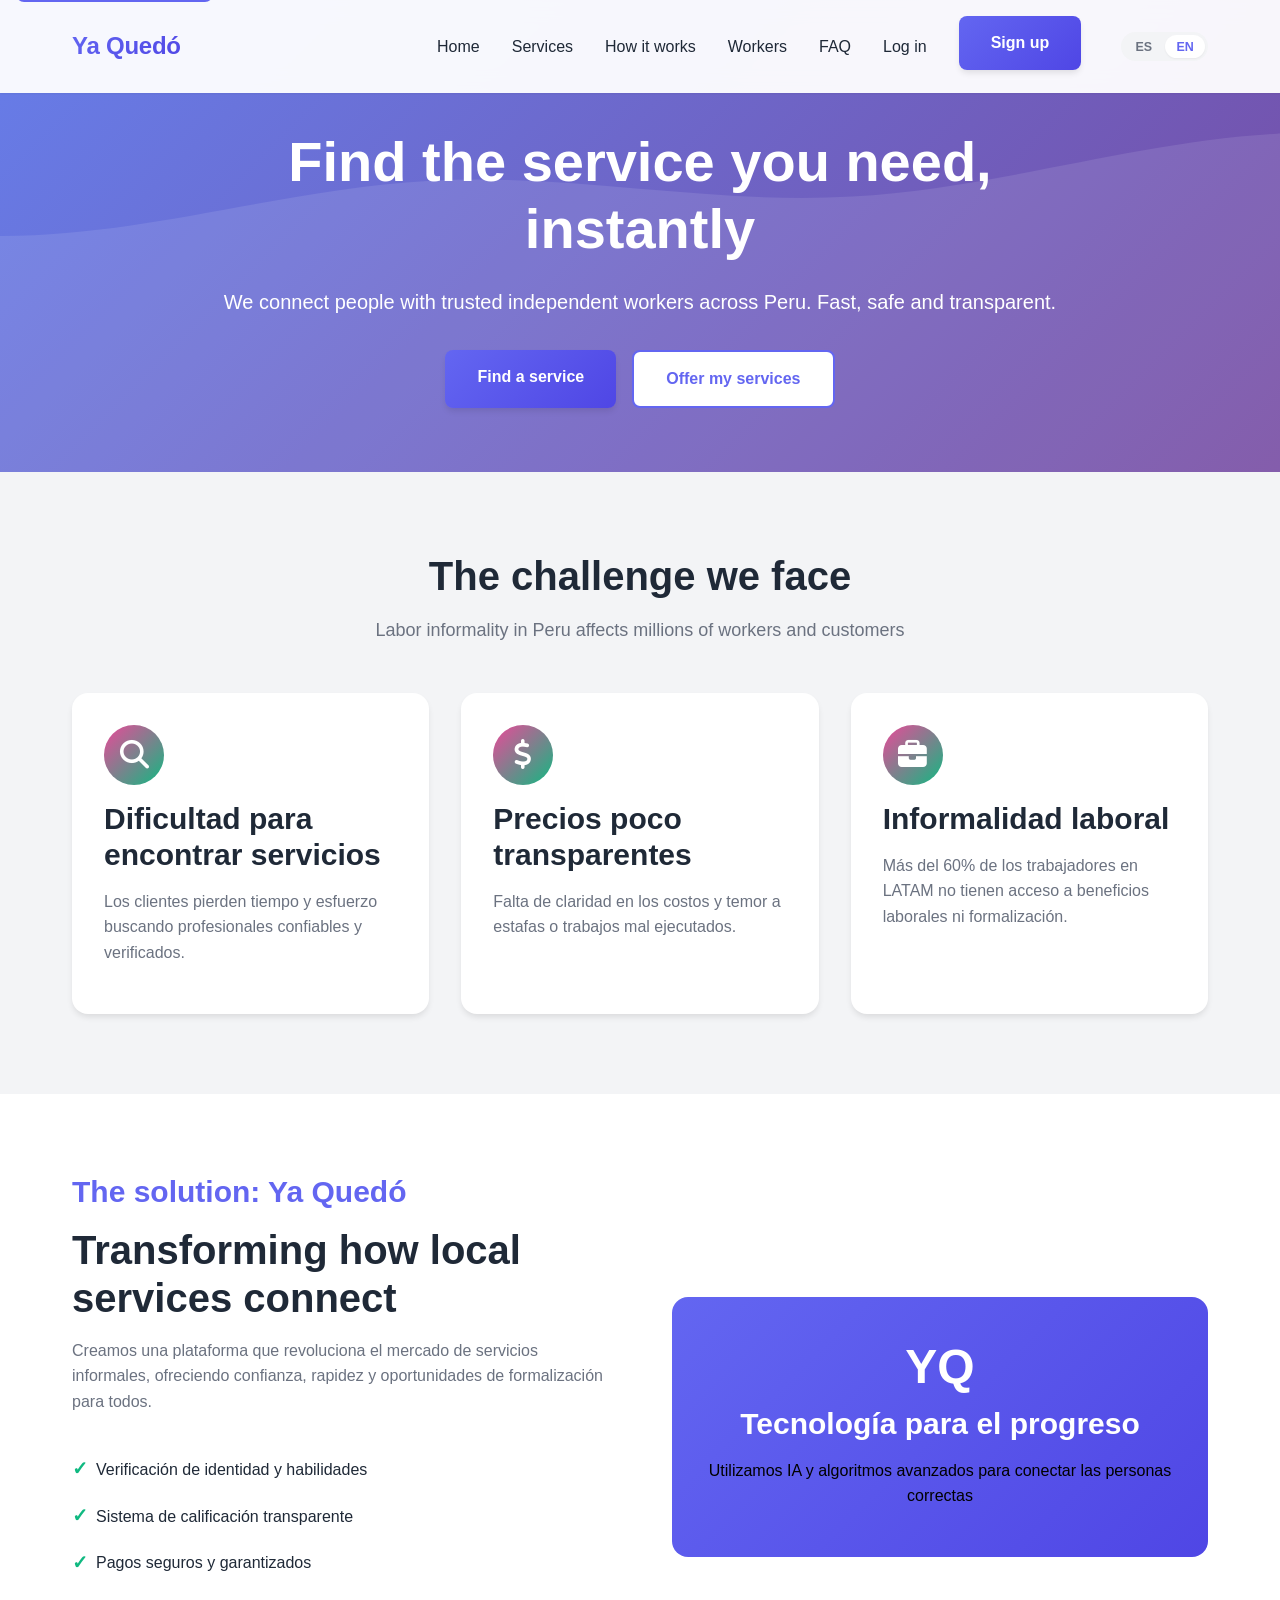
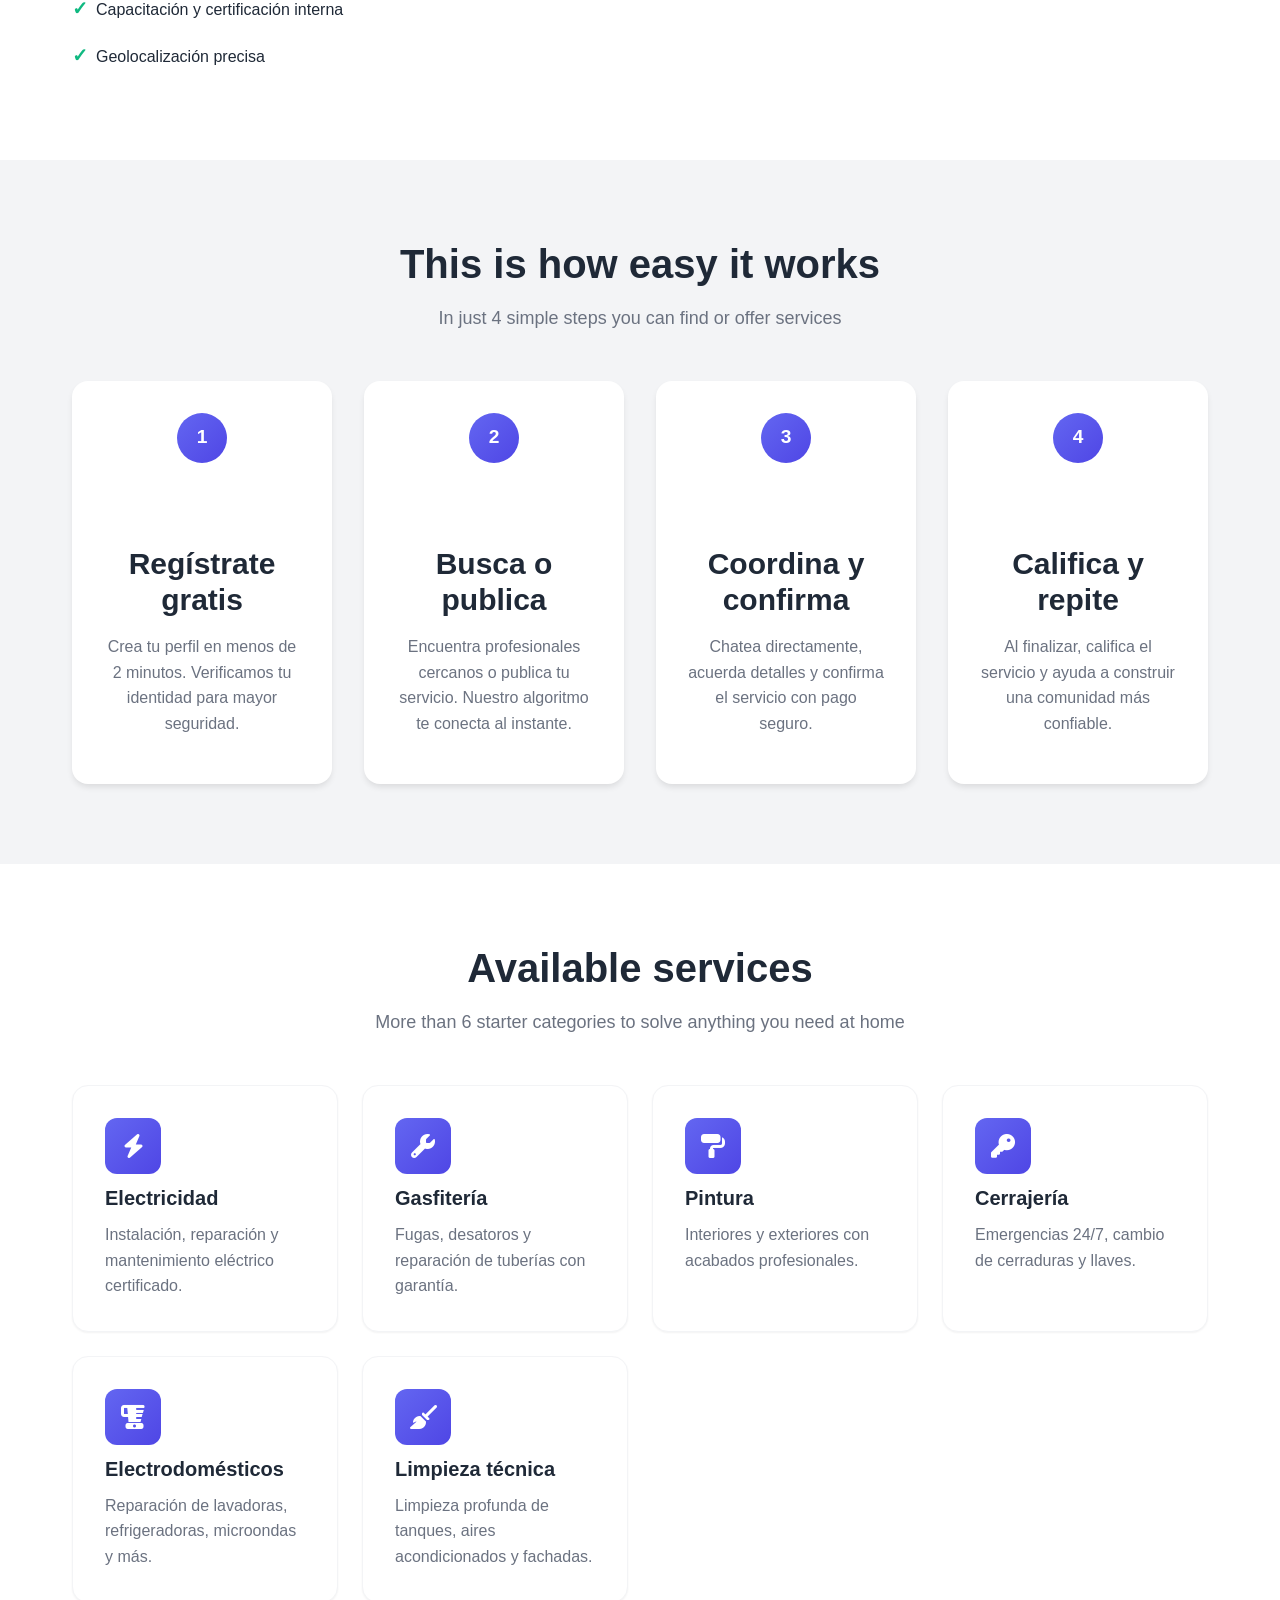
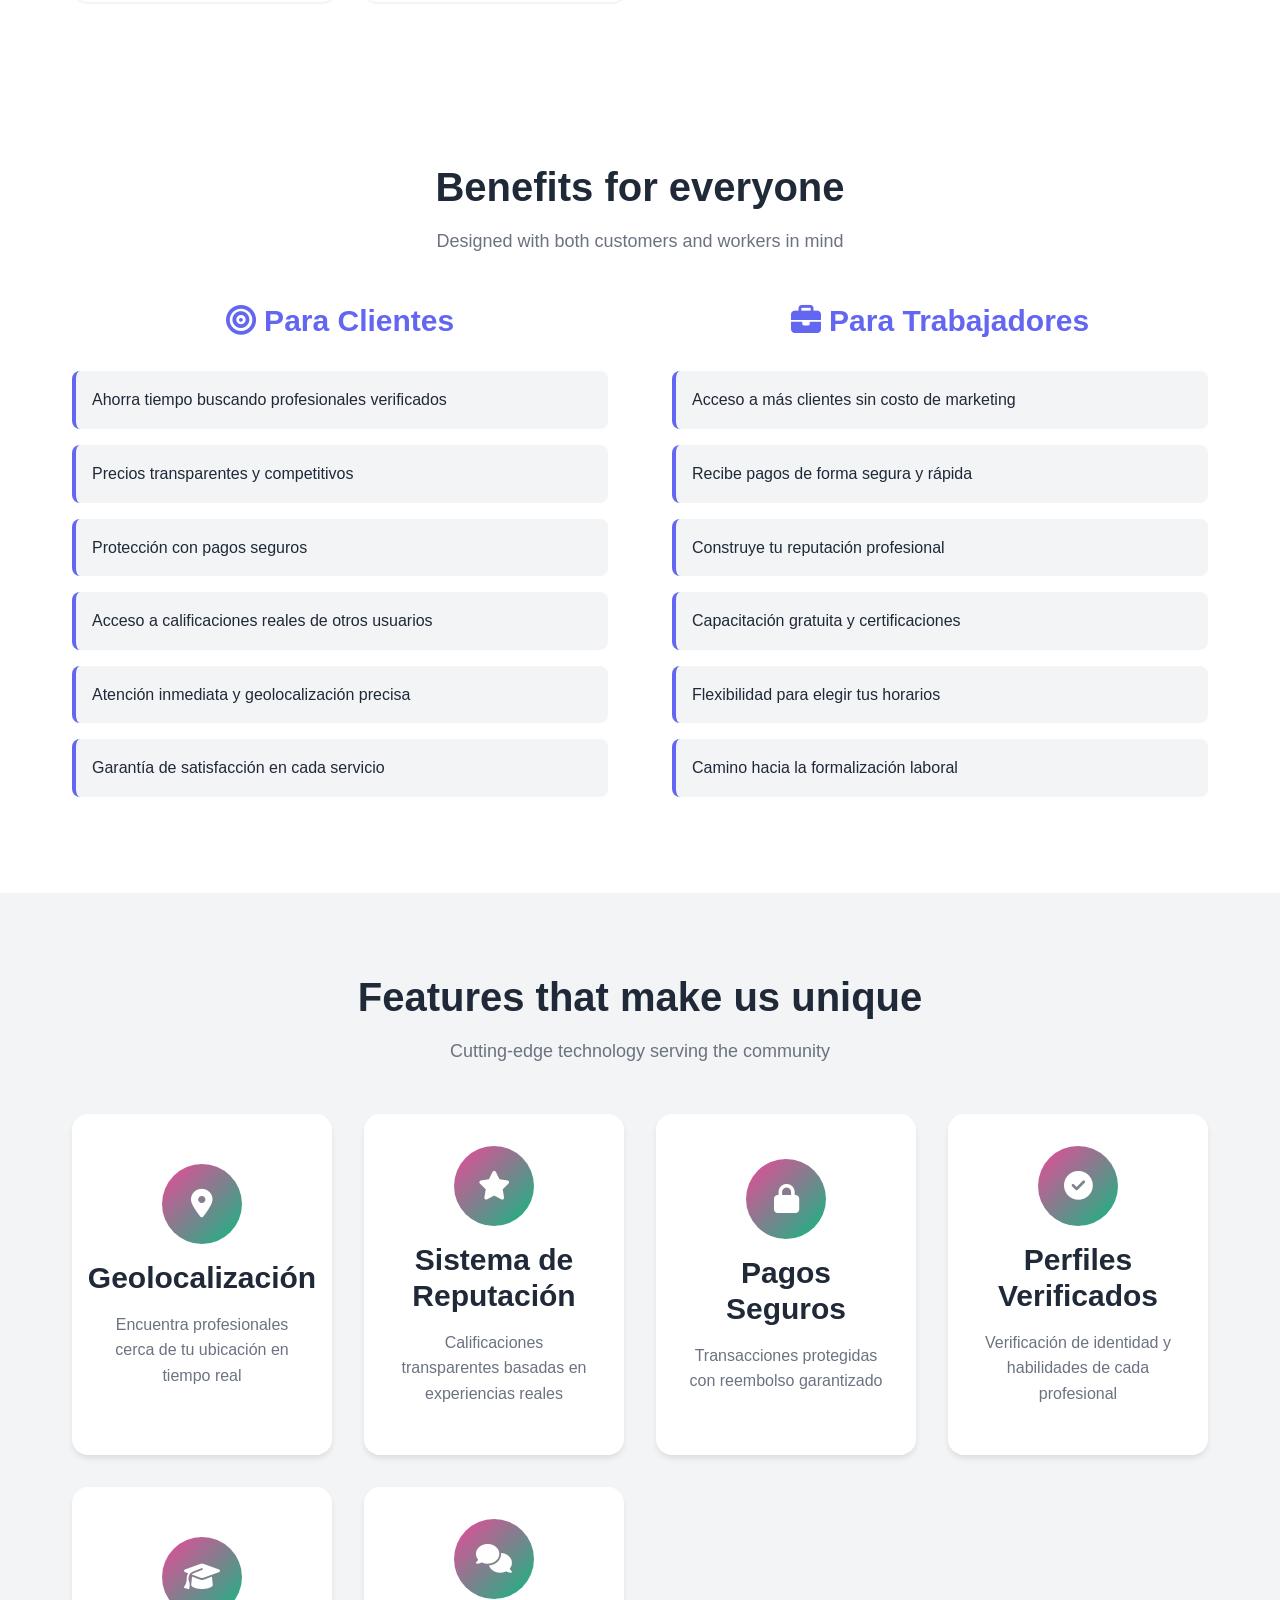
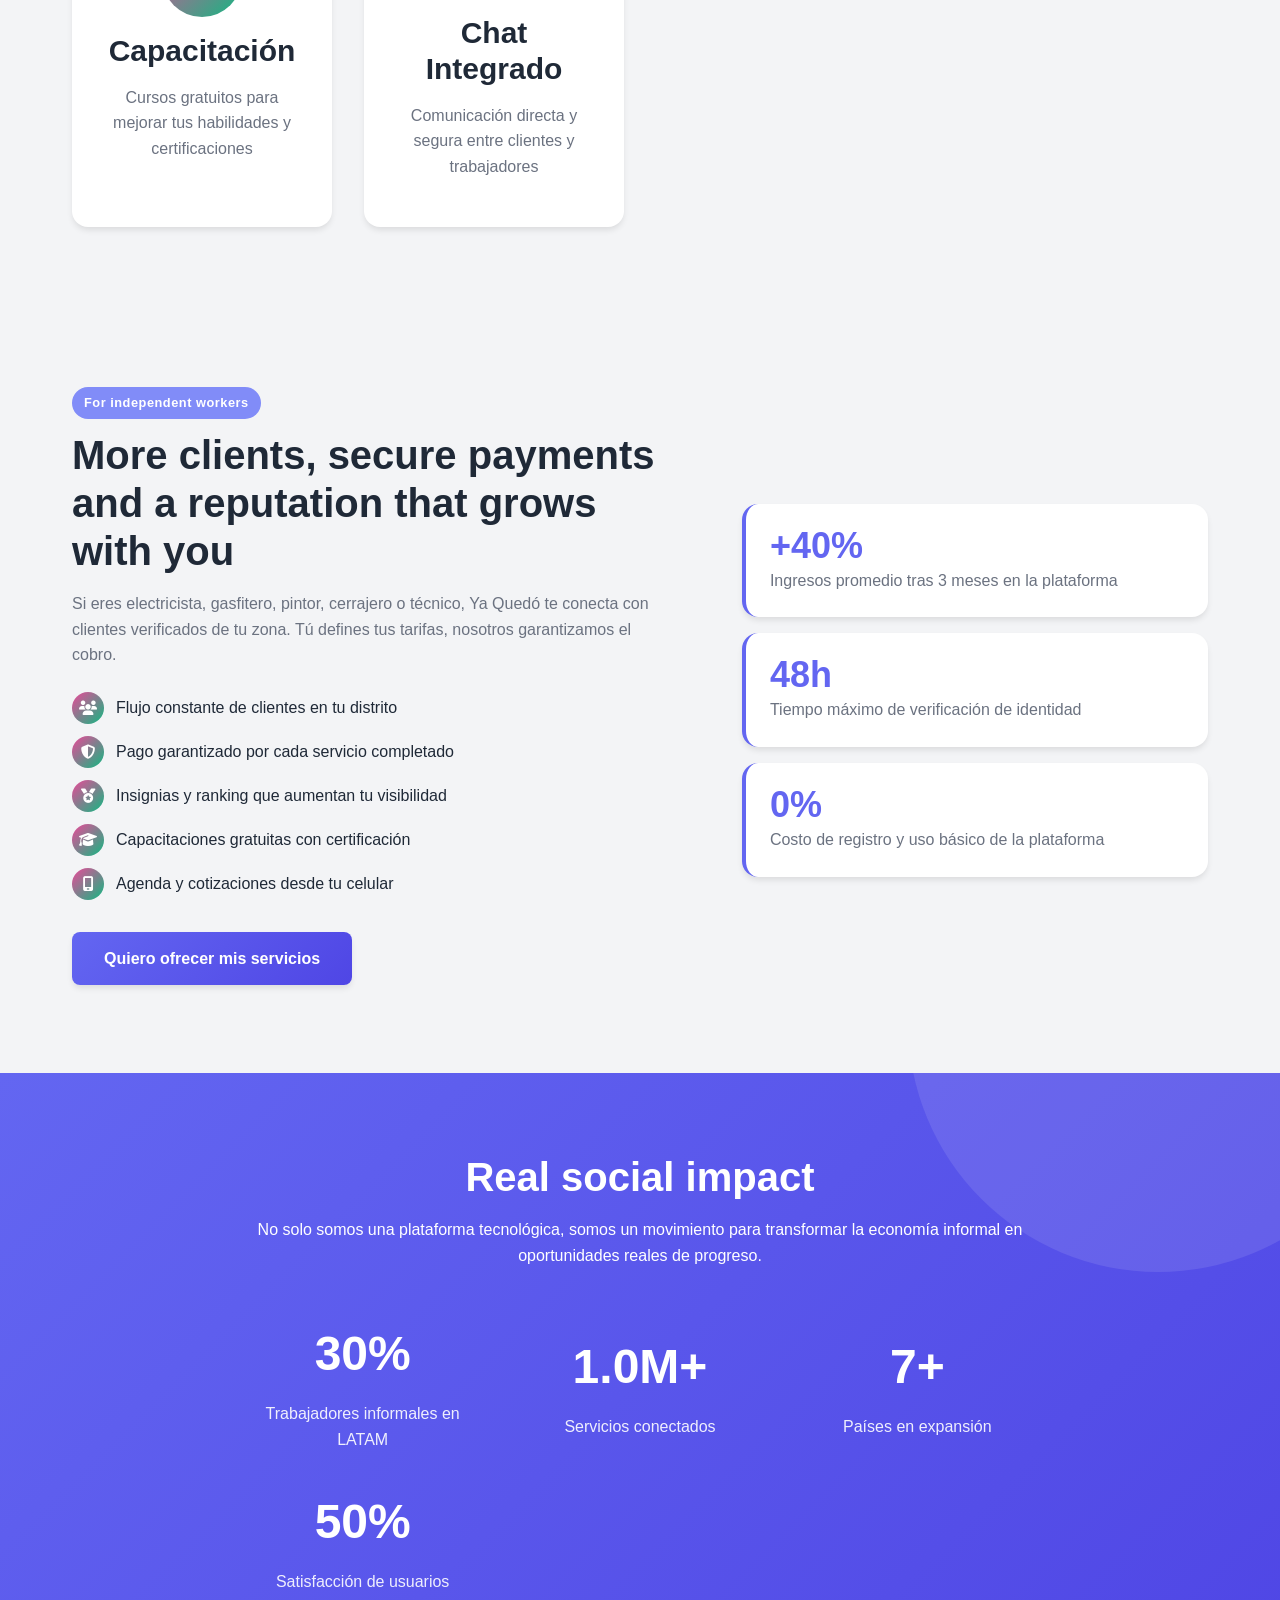
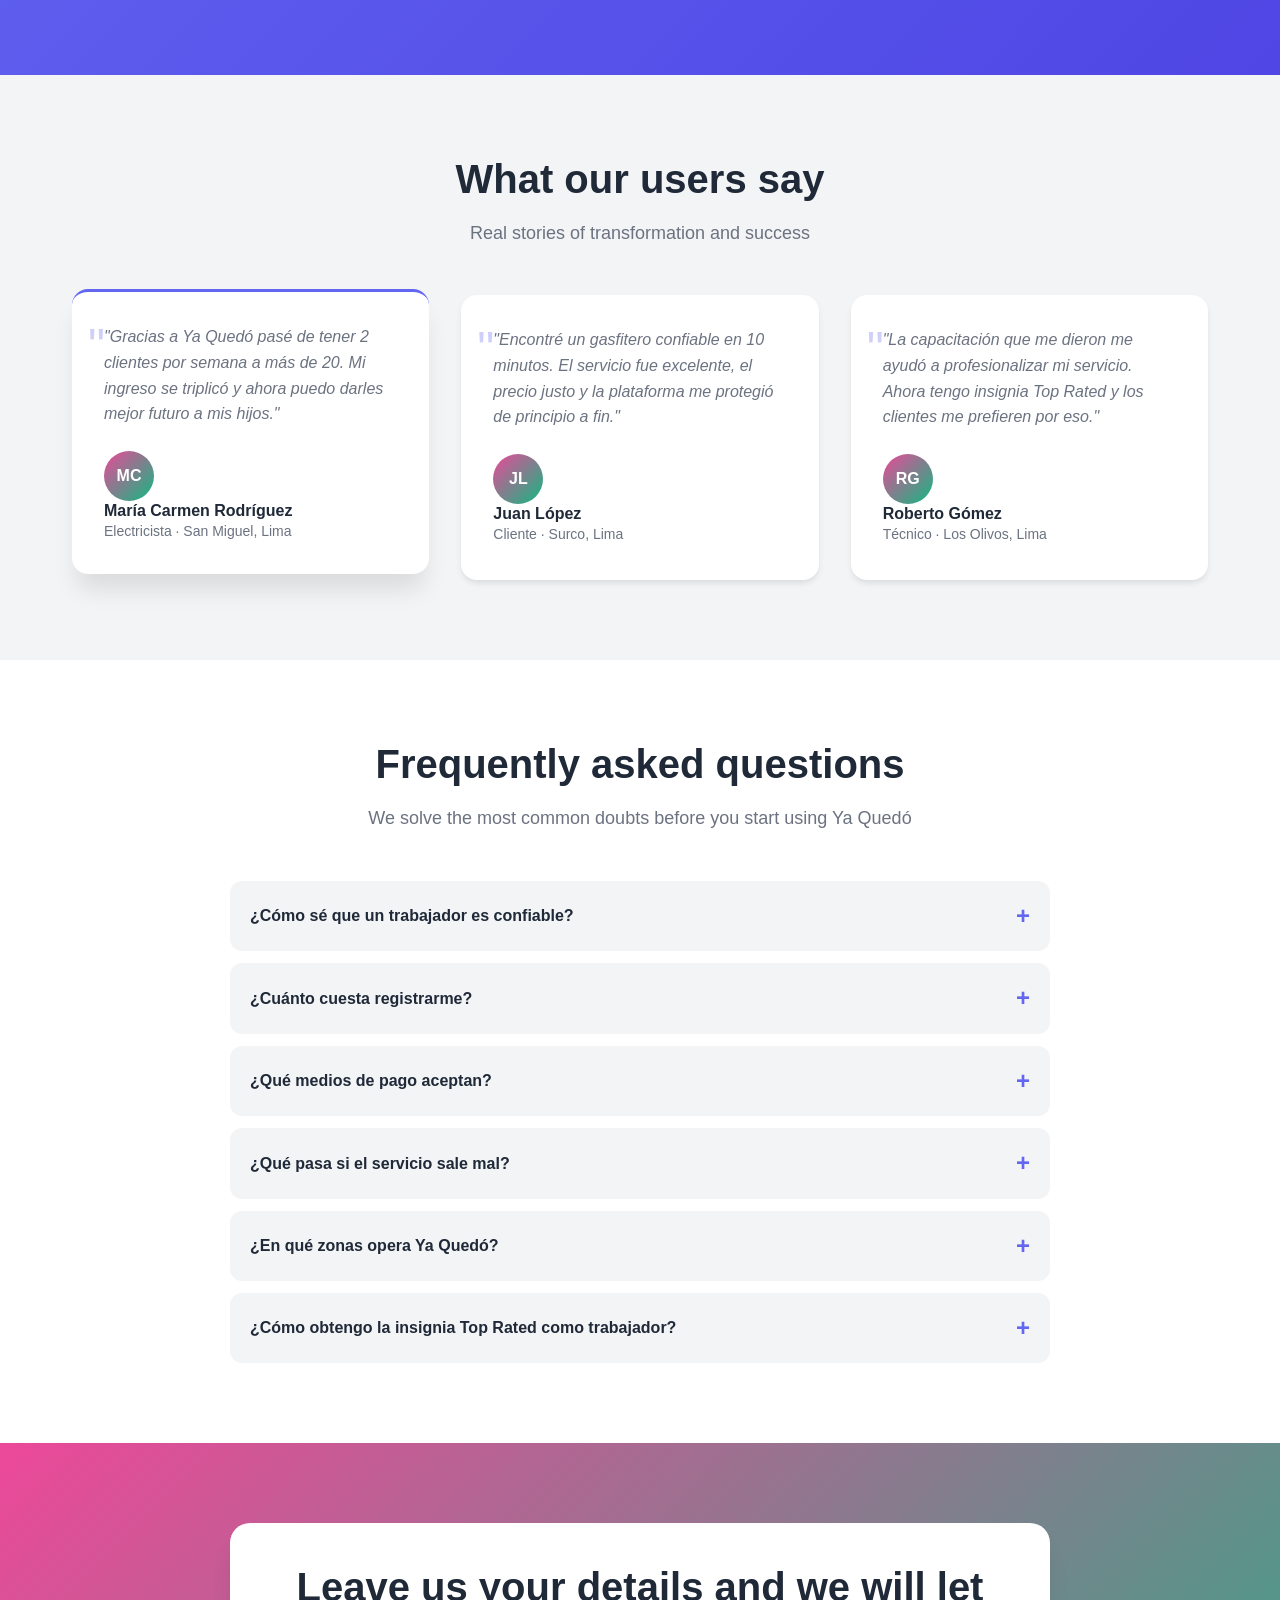
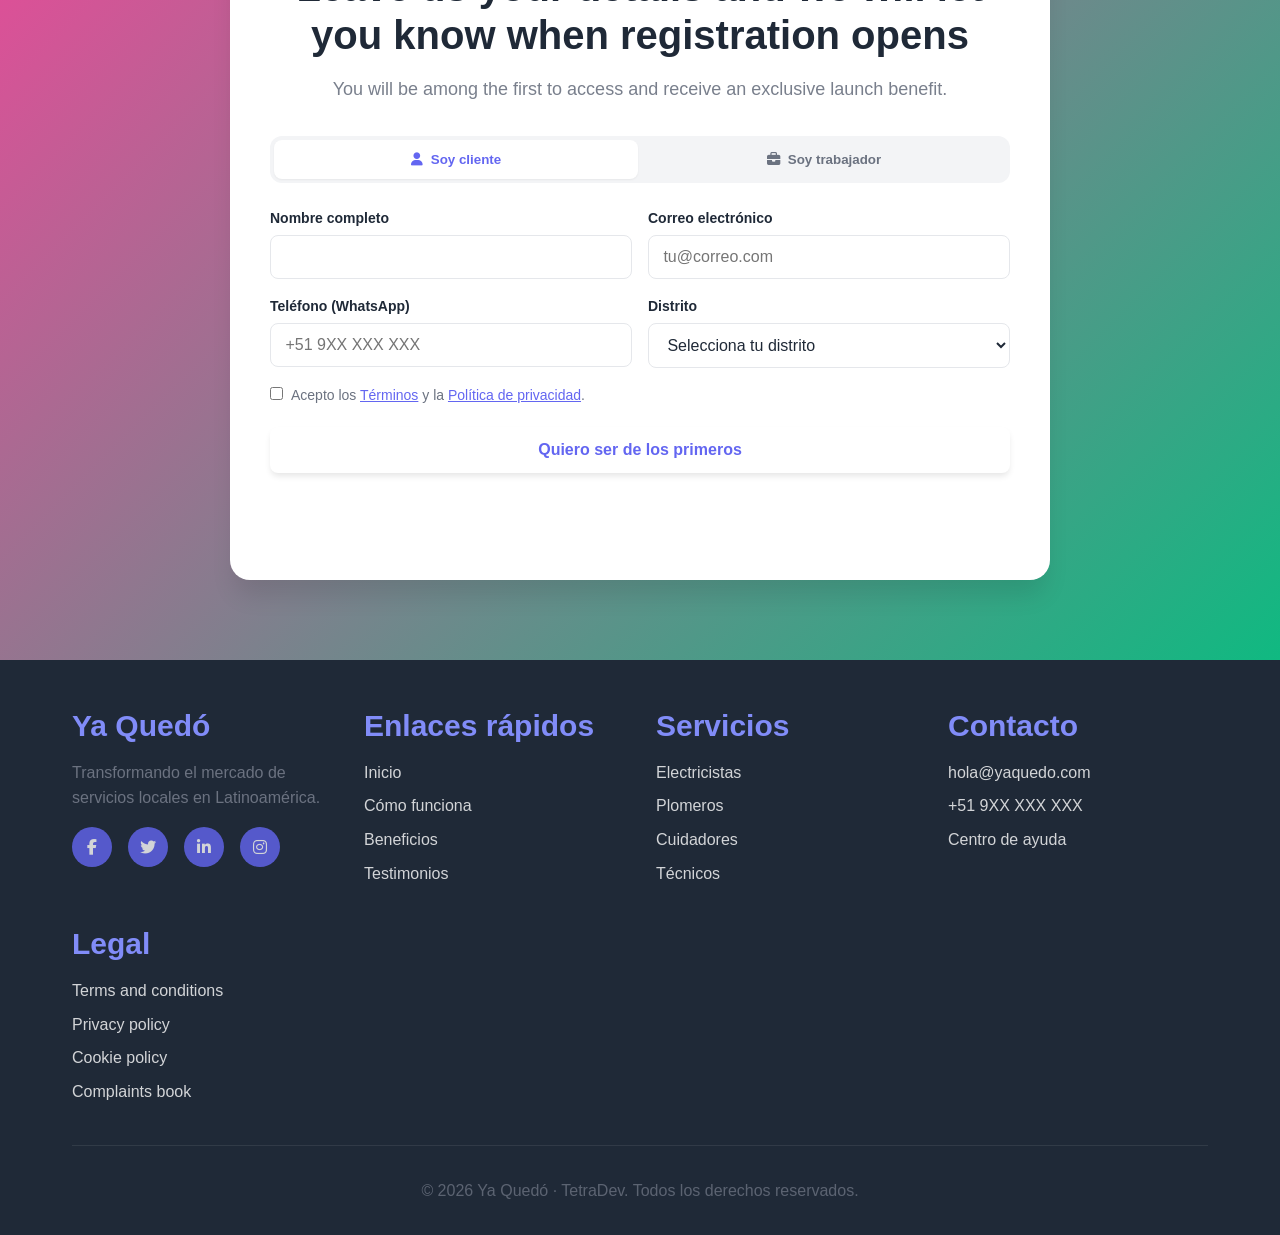
<file: index.html>
<!DOCTYPE html>
<html lang="es-419" data-theme="light">
<head>
    <!-- Meta datos básicos para SEO y responsive design -->
    <meta charset="UTF-8">
    <meta name="viewport" content="width=device-width, initial-scale=1.0">
    <meta name="theme-color" content="#6366F1">
    <title data-i18n="meta.title">Ya Quedó · Encuentra servicios locales al instante</title>
    <meta name="description" data-i18n-attr="content" data-i18n="meta.description"
          content="Marketplace de servicios locales hipersegmentado. Conecta clientes con trabajadores independientes de confianza en el Perú.">

    <!-- Favicon dinámico con SVG -->
    <link rel="icon" type="image/svg+xml" href="data:image/svg+xml,<svg xmlns='http://www.w3.org/2000/svg' viewBox='0 0 100 100'><circle cx='50' cy='50' r='40' fill='%236366F1'/><text x='50' y='65' font-size='40' fill='white' text-anchor='middle'>YQ</text></svg>">

    <!-- Hoja de estilos principal -->
    <link rel="stylesheet" href="styles.css">

    <!-- Font Awesome para iconos profesionales -->
    <link rel="stylesheet" href="https://cdnjs.cloudflare.com/ajax/libs/font-awesome/6.4.0/css/all.min.css">

    <!-- Google Analytics 4 (US-10) — reemplazar G-XXXXXXX por el ID real -->
    <script>
      window.dataLayer = window.dataLayer || [];
      function gtag(){ dataLayer.push(arguments); }
      gtag('js', new Date());
      gtag('config', 'G-XXXXXXX', { 'anonymize_ip': true });
    </script>
</head>
<body>
    <!-- Skip link a11y: primer elemento focusable para lectores de pantalla / Tab -->
    <a class="skip-link" href="#main" data-i18n="a11y.skip">Saltar al contenido principal</a>
    <!-- ======== BARRA DE NAVEGACIÓN ======== -->
    <nav class="navbar" id="navbar" role="navigation" aria-label="Principal">
        <div class="nav-container">
            <!-- Logo principal de la marca -->
            <a href="#inicio" class="logo" aria-label="Ya Quedó, ir al inicio">Ya Quedó</a>

            <!-- Menú principal de navegación -->
            <ul class="nav-menu" id="navMenu" role="menubar">
                <li role="none"><a href="#inicio" class="nav-link" role="menuitem" data-i18n="nav.home">Inicio</a></li>
                <li role="none"><a href="#servicios" class="nav-link" role="menuitem" data-i18n="nav.services">Servicios</a></li>
                <li role="none"><a href="#como-funciona" class="nav-link" role="menuitem" data-i18n="nav.howItWorks">Cómo funciona</a></li>
                <li role="none"><a href="#trabajadores" class="nav-link" role="menuitem" data-i18n="nav.workers">Trabajadores</a></li>
                <li role="none"><a href="#faq" class="nav-link" role="menuitem" data-i18n="nav.faq">FAQ</a></li>
                <li role="none"><a href="#login" class="nav-link" role="menuitem" data-i18n="nav.login">Iniciar sesión</a></li>
                <li role="none"><a href="#pre-registro" class="btn btn-primary" role="menuitem" data-i18n="nav.register">Registrarse</a></li>
                <!-- Language switcher (i18n) -->
                <li role="none" class="lang-switcher">
                    <button type="button" class="lang-btn active" data-lang="es" aria-label="Cambiar a español" aria-pressed="true">ES</button>
                    <button type="button" class="lang-btn" data-lang="en" aria-label="Switch to English" aria-pressed="false">EN</button>
                </li>
            </ul>

            <!-- Menú hamburguesa para dispositivos móviles -->
            <button class="hamburger" id="hamburger" type="button"
                    aria-label="Abrir menú de navegación" aria-expanded="false" aria-controls="navMenu">
                <span></span>
                <span></span>
                <span></span>
            </button>
        </div>
    </nav>

    <main id="main" role="main">

    <!-- ======== SECCIÓN PRINCIPAL (HERO) ======== -->
    <section class="hero" id="inicio" aria-labelledby="hero-title">
        <div class="hero-content">
            <h1 id="hero-title" data-i18n="hero.title">Encuentra el servicio que necesitas, al instante</h1>

            <p class="hero-subtitle" data-i18n="hero.subtitle">
                Conectamos personas con trabajadores independientes de confianza en el Perú.
                Rápido, seguro y transparente.
            </p>

            <div class="hero-buttons">
                <div class="btn-group" role="group" aria-label="Acciones principales">
                    <a href="#servicios" class="btn btn-primary" data-i18n="hero.ctaSearch">Buscar servicio</a>
                    <a href="#pre-registro" class="btn btn-secondary" data-user-type="trabajador" data-i18n="hero.ctaOffer">Ofrecer mis servicios</a>
                </div>
            </div>
        </div>
    </section>

    <!-- ======== PROBLEMA ======== -->
    <section class="section problem" id="problema" aria-labelledby="problem-title">
        <div class="container">
            <div class="section-title fade-in">
                <h2 id="problem-title" data-i18n="problem.title">El desafío que enfrentamos</h2>
                <p data-i18n="problem.subtitle">La informalidad laboral en el Perú afecta a millones de trabajadores y clientes</p>
            </div>
            <div class="problem-grid">
                <div class="problem-card fade-in">
                    <div class="problem-icon"><i class="fas fa-search"></i></div>
                    <h3>Dificultad para encontrar servicios</h3>
                    <p>Los clientes pierden tiempo y esfuerzo buscando profesionales confiables y verificados.</p>
                </div>
                <div class="problem-card fade-in">
                    <div class="problem-icon"><i class="fas fa-dollar-sign"></i></div>
                    <h3>Precios poco transparentes</h3>
                    <p>Falta de claridad en los costos y temor a estafas o trabajos mal ejecutados.</p>
                </div>
                <div class="problem-card fade-in">
                    <div class="problem-icon"><i class="fas fa-briefcase"></i></div>
                    <h3>Informalidad laboral</h3>
                    <p>Más del 60% de los trabajadores en LATAM no tienen acceso a beneficios laborales ni formalización.</p>
                </div>
            </div>
        </div>
    </section>

    <!-- ======== SOLUCIÓN ======== -->
    <section class="section solution" id="solucion" aria-labelledby="solution-title">
        <div class="container">
            <div class="solution-content">
                <div class="solution-text fade-in">
                    <h3 data-i18n="solution.eyebrow">La solución: Ya Quedó</h3>
                    <h2 id="solution-title" data-i18n="solution.title">Transformando la forma de conectar servicios locales</h2>
                    <p>
                        Creamos una plataforma que revoluciona el mercado de servicios informales, 
                        ofreciendo confianza, rapidez y oportunidades de formalización para todos.
                    </p>
                    <ul class="solution-features">
                        <li>Verificación de identidad y habilidades</li>
                        <li>Sistema de calificación transparente</li>
                        <li>Pagos seguros y garantizados</li>
                        <li>Capacitación y certificación interna</li>
                        <li>Geolocalización precisa</li>
                    </ul>
                </div>
                <div class="solution-image fade-in">
                    <div style="font-size: 3rem; color: white; font-weight: bold;">YQ</div>
                    <h3>Tecnología para el progreso</h3>
                    <p style="color: black;">Utilizamos IA y algoritmos avanzados para conectar las personas correctas</p>
                </div>
            </div>
        </div>
    </section>

    <!-- ======== CÓMO FUNCIONA ======== -->
    <section class="section how-it-works" id="como-funciona" aria-labelledby="how-title">
        <div class="container">
            <div class="section-title fade-in">
                <h2 id="how-title" data-i18n="how.title">Así de fácil funciona</h2>
                <p data-i18n="how.subtitle">En solo 4 pasos simples puedes encontrar o ofrecer servicios</p>
            </div>
            <div class="steps">
                <div class="step fade-in">
                    <div class="step-number">1</div>
                    <div class="step-icon"><i class="fas fa-user-plus"></i></div>
                    <h3>Regístrate gratis</h3>
                    <p>Crea tu perfil en menos de 2 minutos. Verificamos tu identidad para mayor seguridad.</p>
                </div>
                <div class="step fade-in">
                    <div class="step-number">2</div>
                    <div class="step-icon"><i class="fas fa-search-location"></i></div>
                    <h3>Busca o publica</h3>
                    <p>Encuentra profesionales cercanos o publica tu servicio. Nuestro algoritmo te conecta al instante.</p>
                </div>
                <div class="step fade-in">
                    <div class="step-number">3</div>
                    <div class="step-icon"><i class="fas fa-handshake"></i></div>
                    <h3>Coordina y confirma</h3>
                    <p>Chatea directamente, acuerda detalles y confirma el servicio con pago seguro.</p>
                </div>
                <div class="step fade-in">
                    <div class="step-number">4</div>
                    <div class="step-icon"><i class="fas fa-star"></i></div>
                    <h3>Califica y repite</h3>
                    <p>Al finalizar, califica el servicio y ayuda a construir una comunidad más confiable.</p>
                </div>
            </div>
        </div>
    </section>

    <!-- ======== SERVICIOS / CATEGORÍAS (US-03) ======== -->
    <section class="section services" id="servicios" aria-labelledby="services-title">
        <div class="container">
            <div class="section-title fade-in">
                <h2 id="services-title" data-i18n="services.title">Servicios disponibles</h2>
                <p data-i18n="services.subtitle">Más de 6 categorías iniciales para resolver lo que necesites en casa</p>
            </div>
            <div class="services-grid">
                <a href="#pre-registro" class="service-card fade-in" data-service="electricidad">
                    <div class="service-icon"><i class="fas fa-bolt"></i></div>
                    <h3>Electricidad</h3>
                    <p>Instalación, reparación y mantenimiento eléctrico certificado.</p>
                </a>
                <a href="#pre-registro" class="service-card fade-in" data-service="gasfiteria">
                    <div class="service-icon"><i class="fas fa-wrench"></i></div>
                    <h3>Gasfitería</h3>
                    <p>Fugas, desatoros y reparación de tuberías con garantía.</p>
                </a>
                <a href="#pre-registro" class="service-card fade-in" data-service="pintura">
                    <div class="service-icon"><i class="fas fa-paint-roller"></i></div>
                    <h3>Pintura</h3>
                    <p>Interiores y exteriores con acabados profesionales.</p>
                </a>
                <a href="#pre-registro" class="service-card fade-in" data-service="cerrajeria">
                    <div class="service-icon"><i class="fas fa-key"></i></div>
                    <h3>Cerrajería</h3>
                    <p>Emergencias 24/7, cambio de cerraduras y llaves.</p>
                </a>
                <a href="#pre-registro" class="service-card fade-in" data-service="electrodomesticos">
                    <div class="service-icon"><i class="fas fa-blender"></i></div>
                    <h3>Electrodomésticos</h3>
                    <p>Reparación de lavadoras, refrigeradoras, microondas y más.</p>
                </a>
                <a href="#pre-registro" class="service-card fade-in" data-service="limpieza-tecnica">
                    <div class="service-icon"><i class="fas fa-broom"></i></div>
                    <h3>Limpieza técnica</h3>
                    <p>Limpieza profunda de tanques, aires acondicionados y fachadas.</p>
                </a>
            </div>
        </div>
    </section>

    <!-- ======== BENEFICIOS ======== -->
    <section class="section benefits" id="beneficios" aria-labelledby="benefits-title">
        <div class="container">
            <div class="section-title fade-in">
                <h2 id="benefits-title" data-i18n="benefits.title">Beneficios para todos</h2>
                <p data-i18n="benefits.subtitle">Diseñado pensando tanto en clientes como en trabajadores</p>
            </div>
            <div class="benefits-grid">
                <div class="benefit-group fade-in">
                    <h3><i class="fas fa-bullseye"></i> Para Clientes</h3>
                    <ul class="benefit-list">
                        <li>Ahorra tiempo buscando profesionales verificados</li>
                        <li>Precios transparentes y competitivos</li>
                        <li>Protección con pagos seguros</li>
                        <li>Acceso a calificaciones reales de otros usuarios</li>
                        <li>Atención inmediata y geolocalización precisa</li>
                        <li>Garantía de satisfacción en cada servicio</li>
                    </ul>
                </div>
                <div class="benefit-group fade-in">
                    <h3><i class="fas fa-briefcase"></i> Para Trabajadores</h3>
                    <ul class="benefit-list">
                        <li>Acceso a más clientes sin costo de marketing</li>
                        <li>Recibe pagos de forma segura y rápida</li>
                        <li>Construye tu reputación profesional</li>
                        <li>Capacitación gratuita y certificaciones</li>
                        <li>Flexibilidad para elegir tus horarios</li>
                        <li>Camino hacia la formalización laboral</li>
                    </ul>
                </div>
            </div>
        </div>
    </section>

    <!-- ======== CARACTERÍSTICAS ======== -->
    <section class="section features" id="caracteristicas" aria-labelledby="features-title">
        <div class="container">
            <div class="section-title fade-in">
                <h2 id="features-title" data-i18n="features.title">Características que nos hacen únicos</h2>
                <p data-i18n="features.subtitle">Tecnología de punta al servicio de la comunidad</p>
            </div>
            <div class="features-grid">
                <div class="feature fade-in">
                    <div class="feature-icon"><i class="fas fa-map-marker-alt"></i></div>
                    <h3>Geolocalización</h3>
                    <p>Encuentra profesionales cerca de tu ubicación en tiempo real</p>
                </div>
                <div class="feature fade-in">
                    <div class="feature-icon"><i class="fas fa-star"></i></div>
                    <h3>Sistema de Reputación</h3>
                    <p>Calificaciones transparentes basadas en experiencias reales</p>
                </div>
                <div class="feature fade-in">
                    <div class="feature-icon"><i class="fas fa-lock"></i></div>
                    <h3>Pagos Seguros</h3>
                    <p>Transacciones protegidas con reembolso garantizado</p>
                </div>
                <div class="feature fade-in">
                    <div class="feature-icon"><i class="fas fa-check-circle"></i></div>
                    <h3>Perfiles Verificados</h3>
                    <p>Verificación de identidad y habilidades de cada profesional</p>
                </div>
                <div class="feature fade-in" style="text-align: center;">
                    <div class="feature-icon"><i class="fas fa-graduation-cap"></i></div>
                    <h3>Capacitación</h3>
                    <p>Cursos gratuitos para mejorar tus habilidades y certificaciones</p>
                </div>
                <div class="feature fade-in" style="text-align: center;">
                    <div class="feature-icon"><i class="fas fa-comments"></i></div>
                    <h3>Chat Integrado</h3>
                    <p>Comunicación directa y segura entre clientes y trabajadores</p>
                </div>
            </div>
        </div>
    </section>

    <!-- ======== SECCIÓN SEGMENTADA PARA TRABAJADORES (US-08) ======== -->
    <section class="section workers" id="trabajadores" aria-labelledby="workers-title">
        <div class="container">
            <div class="workers-content">
                <div class="workers-text fade-in">
                    <span class="eyebrow" data-i18n="workers.eyebrow">Para trabajadores independientes</span>
                    <h2 id="workers-title" data-i18n="workers.title">Más clientes, pagos seguros y reputación que crece contigo</h2>
                    <p>
                        Si eres electricista, gasfitero, pintor, cerrajero o técnico, Ya Quedó te conecta
                        con clientes verificados de tu zona. Tú defines tus tarifas, nosotros garantizamos el cobro.
                    </p>
                    <ul class="workers-benefits">
                        <li><i class="fas fa-users"></i> Flujo constante de clientes en tu distrito</li>
                        <li><i class="fas fa-shield-halved"></i> Pago garantizado por cada servicio completado</li>
                        <li><i class="fas fa-medal"></i> Insignias y ranking que aumentan tu visibilidad</li>
                        <li><i class="fas fa-graduation-cap"></i> Capacitaciones gratuitas con certificación</li>
                        <li><i class="fas fa-mobile-screen"></i> Agenda y cotizaciones desde tu celular</li>
                    </ul>
                    <a href="#pre-registro" class="btn btn-primary" data-user-type="trabajador">
                        Quiero ofrecer mis servicios
                    </a>
                </div>
                <div class="workers-stats fade-in">
                    <div class="worker-stat-card">
                        <div class="stat-big">+40%</div>
                        <p>Ingresos promedio tras 3 meses en la plataforma</p>
                    </div>
                    <div class="worker-stat-card">
                        <div class="stat-big">48h</div>
                        <p>Tiempo máximo de verificación de identidad</p>
                    </div>
                    <div class="worker-stat-card">
                        <div class="stat-big">0%</div>
                        <p>Costo de registro y uso básico de la plataforma</p>
                    </div>
                </div>
            </div>
        </div>
    </section>

    <!-- ======== IMPACTO SOCIAL ======== -->
    <section class="section impact" id="impacto" aria-labelledby="impact-title">
        <div class="container">
            <div class="impact-content fade-in">
                <h2 id="impact-title" data-i18n="impact.title">Impacto social real</h2>
                <p style="color: white !important;">
                    No solo somos una plataforma tecnológica, somos un movimiento para transformar 
                    la economía informal en oportunidades reales de progreso.
                </p>
                <div class="impact-stats">
                    <div class="stat">
                        <div class="stat-number">60%+</div>
                        <div class="stat-label">Trabajadores informales en LATAM</div>
                    </div>
                    <div class="stat">
                        <div class="stat-number">2M+</div>
                        <div class="stat-label">Servicios conectados</div>
                    </div>
                    <div class="stat">
                        <div class="stat-number">15</div>
                        <div class="stat-label">Países en expansión</div>
                    </div>
                    <div class="stat" style="text-align: center;">
                        <div class="stat-number">98%</div>
                        <div class="stat-label">Satisfacción de usuarios</div>
                    </div>
                </div>
            </div>
        </div>
    </section>

    <!-- ======== TESTIMONIOS ======== -->
    <section class="section testimonials" id="testimonios" aria-labelledby="testimonials-title">
        <div class="container">
            <div class="section-title fade-in">
                <h2 id="testimonials-title" data-i18n="testimonials.title">Lo que dicen nuestros usuarios</h2>
                <p data-i18n="testimonials.subtitle">Historias reales de transformación y éxito</p>
            </div>
            <!-- Rotación automática cada 5s (US-04) — el JS destaca un testimonio a la vez en móvil -->
            <div class="testimonials-grid" id="testimonialsGrid" data-rotate="5000">
                <div class="testimonial fade-in" data-index="0">
                    <p class="testimonial-text">
                        "Gracias a Ya Quedó pasé de tener 2 clientes por semana a más de 20.
                        Mi ingreso se triplicó y ahora puedo darles mejor futuro a mis hijos."
                    </p>
                    <div class="testimonial-author">
                        <div class="author-avatar" aria-hidden="true">MC</div>
                        <div class="author-info">
                            <h4>María Carmen Rodríguez</h4>
                            <p>Electricista · San Miguel, Lima</p>
                        </div>
                    </div>
                </div>
                <div class="testimonial fade-in" data-index="1">
                    <p class="testimonial-text">
                        "Encontré un gasfitero confiable en 10 minutos. El servicio fue excelente,
                        el precio justo y la plataforma me protegió de principio a fin."
                    </p>
                    <div class="testimonial-author">
                        <div class="author-avatar" aria-hidden="true">JL</div>
                        <div class="author-info">
                            <h4>Juan López</h4>
                            <p>Cliente · Surco, Lima</p>
                        </div>
                    </div>
                </div>
                <div class="testimonial fade-in" data-index="2">
                    <p class="testimonial-text">
                        "La capacitación que me dieron me ayudó a profesionalizar mi servicio.
                        Ahora tengo insignia Top Rated y los clientes me prefieren por eso."
                    </p>
                    <div class="testimonial-author">
                        <div class="author-avatar" aria-hidden="true">RG</div>
                        <div class="author-info">
                            <h4>Roberto Gómez</h4>
                            <p>Técnico · Los Olivos, Lima</p>
                        </div>
                    </div>
                </div>
            </div>
        </div>
    </section>

    <!-- ======== FAQ (US-06) ======== -->
    <section class="section faq" id="faq" aria-labelledby="faq-title">
        <div class="container">
            <div class="section-title fade-in">
                <h2 id="faq-title" data-i18n="faq.title">Preguntas frecuentes</h2>
                <p data-i18n="faq.subtitle">Resolvemos las dudas más comunes antes de que empieces a usar Ya Quedó</p>
            </div>
            <div class="faq-list" id="faqList">
                <details class="faq-item fade-in">
                    <summary>¿Cómo sé que un trabajador es confiable?</summary>
                    <p>Todos los trabajadores pasan por un proceso de verificación de DNI y selfie. Además,
                        sus reseñas provienen únicamente de servicios ejecutados a través de la plataforma.</p>
                </details>
                <details class="faq-item fade-in">
                    <summary>¿Cuánto cuesta registrarme?</summary>
                    <p>El registro es totalmente gratuito tanto para usuarios como para trabajadores.
                        Solo cobramos una comisión por servicio completado al trabajador.</p>
                </details>
                <details class="faq-item fade-in">
                    <summary>¿Qué medios de pago aceptan?</summary>
                    <p>Aceptamos Yape, Plin, tarjetas de débito y crédito. El dinero se retiene hasta que
                        confirmes que el servicio fue ejecutado correctamente.</p>
                </details>
                <details class="faq-item fade-in">
                    <summary>¿Qué pasa si el servicio sale mal?</summary>
                    <p>Puedes reportarlo desde la app. Nuestro equipo de soporte media la disputa y,
                        si corresponde, retenemos los fondos hasta resolver el caso.</p>
                </details>
                <details class="faq-item fade-in">
                    <summary>¿En qué zonas opera Ya Quedó?</summary>
                    <p>Iniciamos en Lima Metropolitana (San Miguel, Magdalena, Pueblo Libre, Jesús María,
                        Lince, Miraflores, Surco, San Borja, La Molina) con expansión a Arequipa, Trujillo
                        y Chiclayo en las siguientes fases.</p>
                </details>
                <details class="faq-item fade-in">
                    <summary>¿Cómo obtengo la insignia Top Rated como trabajador?</summary>
                    <p>Al mantener una calificación promedio ≥ 4.8 con al menos 20 servicios completados
                        obtienes la insignia automáticamente. Se recalcula cada semana.</p>
                </details>
            </div>
        </div>
    </section>

    <!-- ======== PRE-REGISTRO / FORMULARIO DE CONTACTO (US-05, US-08 CTA) ======== -->
    <section class="cta" id="pre-registro" aria-labelledby="preregister-title">
        <div class="container">
            <div class="pre-register fade-in">
                <div class="pre-register-head">
                    <h2 id="preregister-title" data-i18n="form.title">Déjanos tus datos y te avisamos cuando abramos el registro</h2>
                    <p data-i18n="form.subtitle">Serás de los primeros en acceder y recibirás un beneficio exclusivo de lanzamiento.</p>
                </div>
                <form class="pre-register-form" id="preRegisterForm" novalidate>
                    <div class="form-toggle" role="tablist" aria-label="Tipo de registro">
                        <button type="button" class="toggle-option active" data-type="usuario" role="tab" aria-selected="true">
                            <i class="fas fa-user"></i> Soy cliente
                        </button>
                        <button type="button" class="toggle-option" data-type="trabajador" role="tab" aria-selected="false">
                            <i class="fas fa-briefcase"></i> Soy trabajador
                        </button>
                    </div>
                    <input type="hidden" name="userType" id="userType" value="usuario">

                    <div class="form-row">
                        <label class="form-field">
                            <span>Nombre completo</span>
                            <input type="text" name="fullName" required minlength="3" autocomplete="name">
                        </label>
                        <label class="form-field">
                            <span>Correo electrónico</span>
                            <input type="email" name="email" required autocomplete="email" placeholder="tu@correo.com">
                        </label>
                    </div>
                    <div class="form-row">
                        <label class="form-field">
                            <span>Teléfono (WhatsApp)</span>
                            <input type="tel" name="phone" required autocomplete="tel" placeholder="+51 9XX XXX XXX">
                        </label>
                        <label class="form-field">
                            <span>Distrito</span>
                            <select name="district" required>
                                <option value="">Selecciona tu distrito</option>
                                <option>San Miguel</option>
                                <option>Magdalena</option>
                                <option>Pueblo Libre</option>
                                <option>Jesús María</option>
                                <option>Lince</option>
                                <option>Miraflores</option>
                                <option>Surco</option>
                                <option>San Borja</option>
                                <option>La Molina</option>
                                <option>Otro</option>
                            </select>
                        </label>
                    </div>
                    <label class="form-field form-field-full" data-only-trabajador>
                        <span>Oficio principal</span>
                        <select name="trade">
                            <option value="">Selecciona tu oficio</option>
                            <option>Electricidad</option>
                            <option>Gasfitería</option>
                            <option>Pintura</option>
                            <option>Cerrajería</option>
                            <option>Electrodomésticos</option>
                            <option>Limpieza técnica</option>
                            <option>Otro</option>
                        </select>
                    </label>
                    <label class="form-consent">
                        <input type="checkbox" name="consent" required aria-required="true">
                        <span>Acepto los <a href="terms.html">Términos</a> y la <a href="privacy.html">Política de privacidad</a>.</span>
                    </label>
                    <button type="submit" class="btn btn-primary btn-submit">Quiero ser de los primeros</button>
                    <p class="form-feedback" id="formFeedback" role="status" aria-live="polite"></p>
                </form>
            </div>
        </div>
    </section>

    </main>
    <!-- ======== FOOTER ======== -->
    <footer class="footer" role="contentinfo" aria-label="Información del sitio">
        <div class="container">
            <div class="footer-content">
                <div class="footer-section">
                    <h3>Ya Quedó</h3>
                    <p>Transformando el mercado de servicios locales en Latinoamérica.</p>
                    <div class="social-links">
                        <a href="#" class="social-link"><i class="fab fa-facebook-f"></i></a>
                        <a href="#" class="social-link"><i class="fab fa-twitter"></i></a>
                        <a href="#" class="social-link"><i class="fab fa-linkedin-in"></i></a>
                        <a href="#" class="social-link"><i class="fab fa-instagram"></i></a>
                    </div>
                </div>
                <div class="footer-section">
                    <h3>Enlaces rápidos</h3>
                    <ul>
                        <li><a href="#inicio">Inicio</a></li>
                        <li><a href="#como-funciona">Cómo funciona</a></li>
                        <li><a href="#beneficios">Beneficios</a></li>
                        <li><a href="#testimonios">Testimonios</a></li>
                    </ul>
                </div>
                <div class="footer-section">
                    <h3>Servicios</h3>
                    <ul>
                        <li><a href="#">Electricistas</a></li>
                        <li><a href="#">Plomeros</a></li>
                        <li><a href="#">Cuidadores</a></li>
                        <li><a href="#">Técnicos</a></li>
                    </ul>
                </div>
                <div class="footer-section">
                    <h3>Contacto</h3>
                    <ul>
                        <li><a href="mailto:hola@yaquedo.com">hola@yaquedo.com</a></li>
                        <li><a href="tel:+5119XXXXXXXX">+51 9XX XXX XXX</a></li>
                        <li><a href="#ayuda">Centro de ayuda</a></li>
                    </ul>
                </div>
                <div class="footer-section">
                    <h3 data-i18n="footer.legal">Legal</h3>
                    <ul>
                        <li><a href="terms.html" data-i18n="footer.terms">Términos y condiciones</a></li>
                        <li><a href="privacy.html" data-i18n="footer.privacy">Política de privacidad</a></li>
                        <li><a href="privacy.html#cookies" data-i18n="footer.cookies">Política de cookies</a></li>
                        <li><a href="terms.html#libro-reclamaciones" data-i18n="footer.complaints">Libro de reclamaciones</a></li>
                    </ul>
                </div>
            </div>
            <div class="footer-bottom">
                <p>&copy; 2026 Ya Quedó · TetraDev. Todos los derechos reservados.</p>
            </div>
        </div>
    </footer>

    <!-- ======== JAVASCRIPT ======== -->
    <script src="i18n.js"></script>
    <script src="script.js"></script>
</body>
</html>
</file>
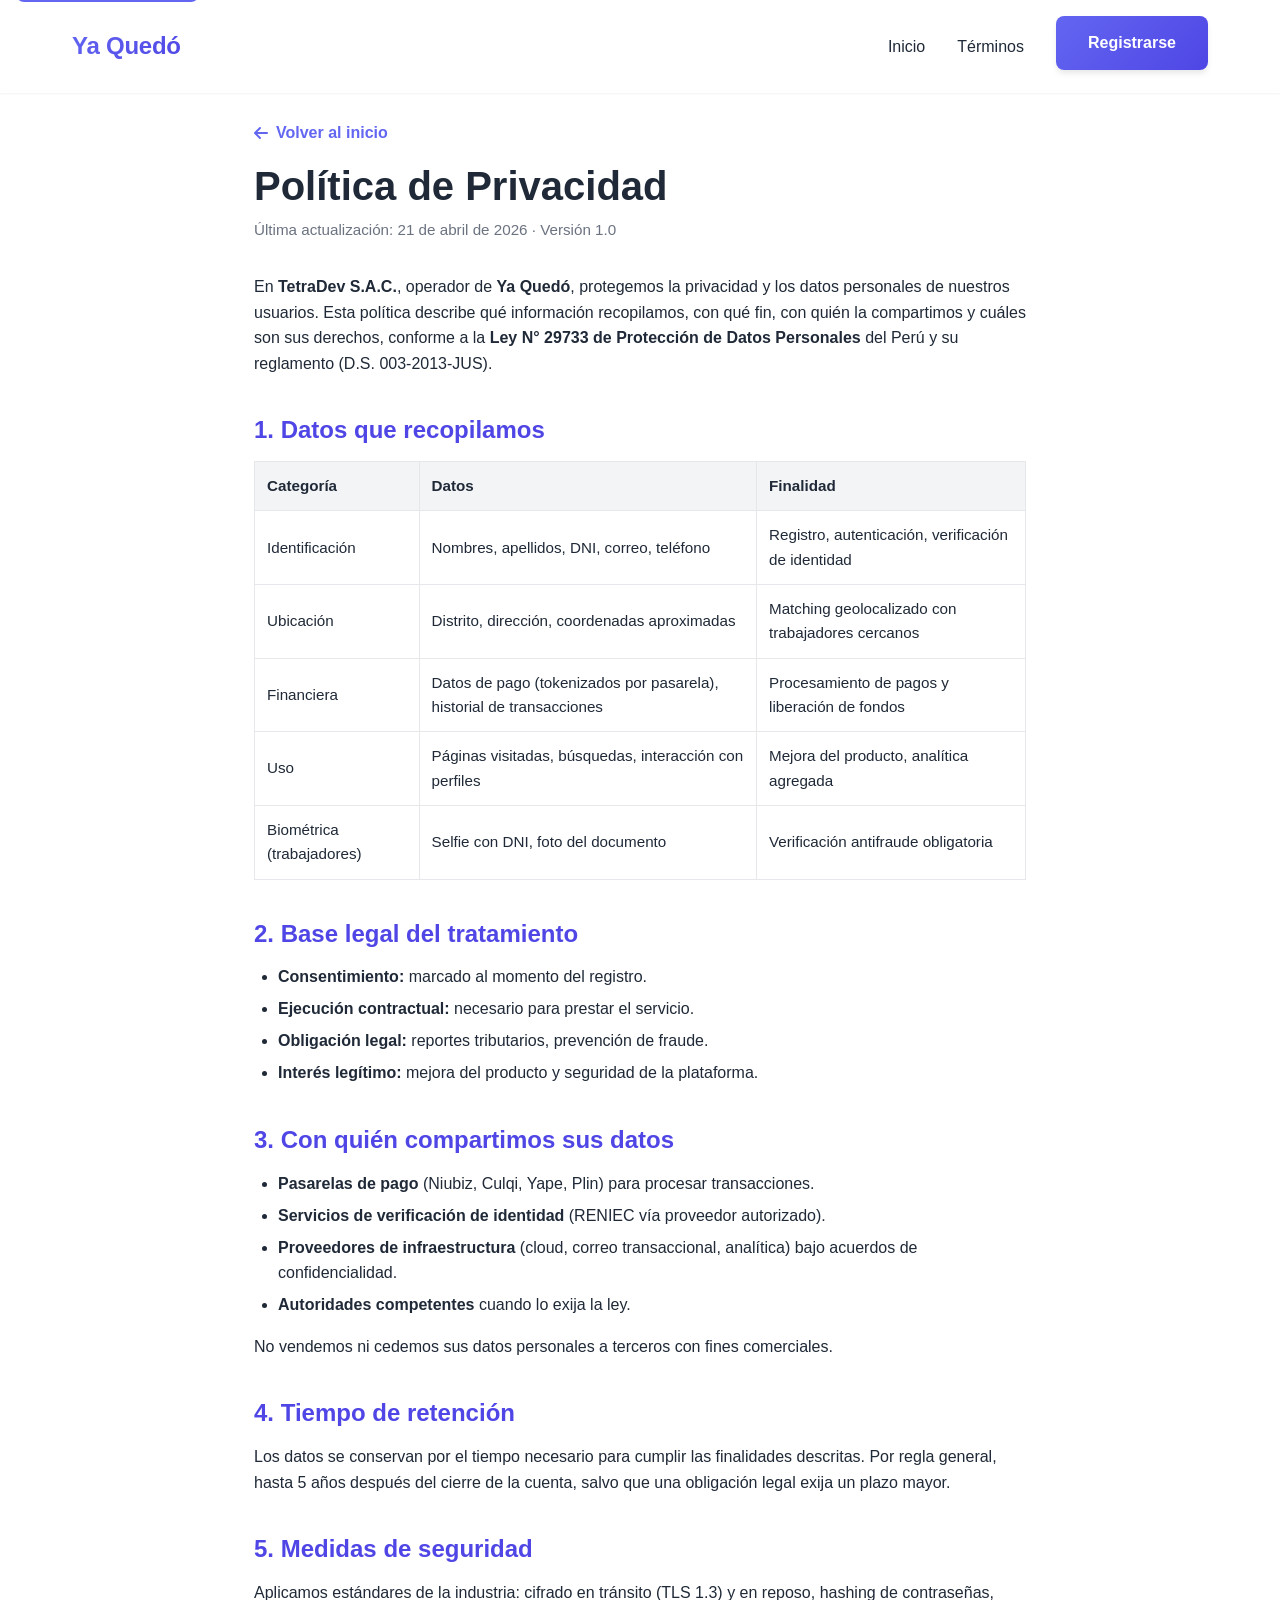
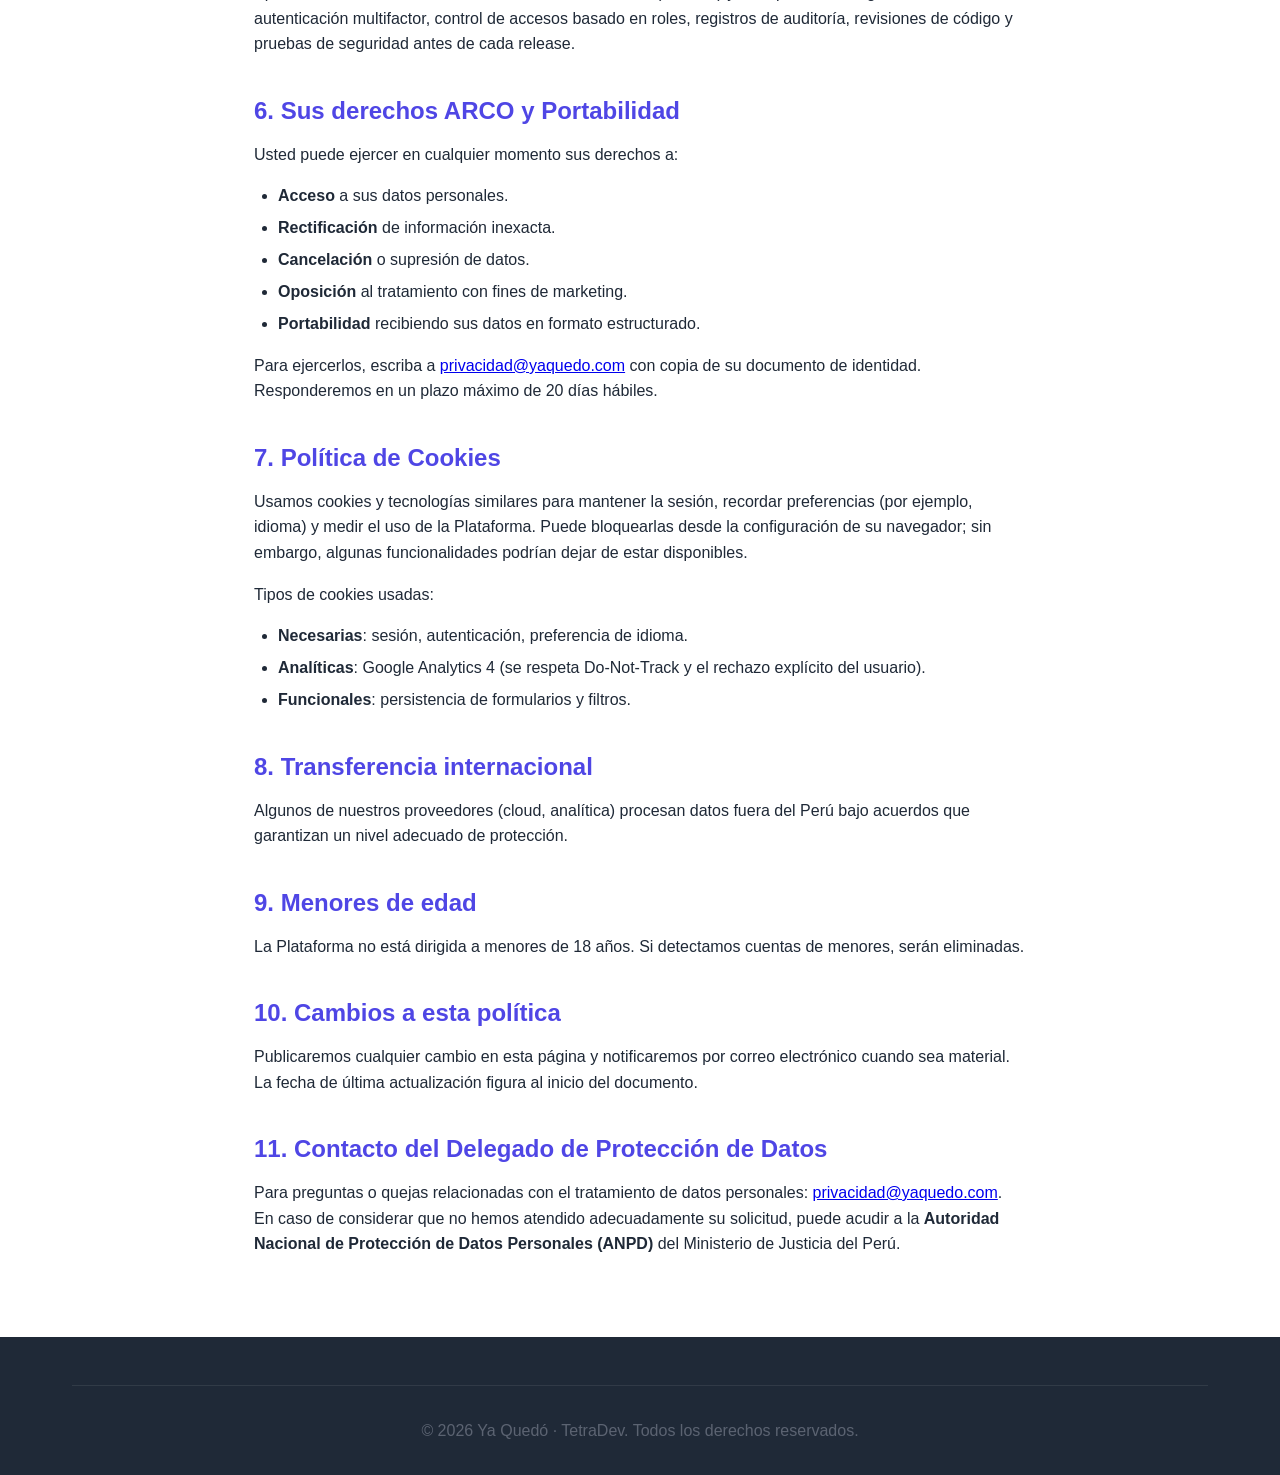
<file: privacy.html>
<!DOCTYPE html>
<html lang="es-419">
<head>
    <meta charset="UTF-8">
    <meta name="viewport" content="width=device-width, initial-scale=1.0">
    <title>Política de Privacidad · Ya Quedó</title>
    <meta name="description" content="Política de privacidad y tratamiento de datos personales de Ya Quedó, conforme a Ley 29733 del Perú.">
    <link rel="stylesheet" href="styles.css">
    <link rel="stylesheet" href="https://cdnjs.cloudflare.com/ajax/libs/font-awesome/6.4.0/css/all.min.css">
    <style>
        .legal-wrap {
            max-width: 820px;
            margin: 0 auto;
            padding: 120px 1.5rem 4rem;
        }
        .legal-wrap h1 { font-size: 2.5rem; margin-bottom: 0.5rem; }
        .legal-wrap .updated { color: var(--gray); margin-bottom: 2rem; font-size: 0.95rem; }
        .legal-wrap h2 { font-size: 1.5rem; margin-top: 2.5rem; color: var(--primary-dark); }
        .legal-wrap h3 { font-size: 1.15rem; margin-top: 1.5rem; }
        .legal-wrap p, .legal-wrap li { color: var(--dark); }
        .legal-wrap ul, .legal-wrap ol { padding-left: 1.5rem; margin-bottom: 1rem; }
        .legal-wrap li { margin-bottom: 0.4rem; }
        .legal-back {
            display: inline-flex; align-items: center; gap: 0.5rem;
            color: var(--primary); text-decoration: none; font-weight: 600;
            margin-bottom: 1rem;
        }
        .table-legal {
            width: 100%; border-collapse: collapse; margin: 1rem 0;
        }
        .table-legal th, .table-legal td {
            border: 1px solid #E5E7EB; padding: 0.75rem; text-align: left;
            font-size: 0.95rem;
        }
        .table-legal th { background: var(--light-gray); }
    </style>
</head>
<body>
    <a class="skip-link" href="#legal-content">Saltar al contenido</a>
    <nav class="navbar" role="navigation" aria-label="Principal">
        <div class="nav-container">
            <a href="index.html" class="logo" aria-label="Ya Quedó, volver al inicio">Ya Quedó</a>
            <ul class="nav-menu">
                <li><a href="index.html" class="nav-link">Inicio</a></li>
                <li><a href="terms.html" class="nav-link">Términos</a></li>
                <li><a href="index.html#pre-registro" class="btn btn-primary">Registrarse</a></li>
            </ul>
        </div>
    </nav>

    <main id="legal-content" class="legal-wrap" role="main">
        <a href="index.html" class="legal-back"><i class="fas fa-arrow-left" aria-hidden="true"></i> Volver al inicio</a>
        <h1>Política de Privacidad</h1>
        <p class="updated">Última actualización: 21 de abril de 2026 · Versión 1.0</p>

        <p>En <strong>TetraDev S.A.C.</strong>, operador de <strong>Ya Quedó</strong>, protegemos la privacidad y los datos personales de nuestros usuarios. Esta política describe qué información recopilamos, con qué fin, con quién la compartimos y cuáles son sus derechos, conforme a la <strong>Ley N° 29733 de Protección de Datos Personales</strong> del Perú y su reglamento (D.S. 003-2013-JUS).</p>

        <h2>1. Datos que recopilamos</h2>
        <table class="table-legal">
            <thead>
                <tr>
                    <th>Categoría</th>
                    <th>Datos</th>
                    <th>Finalidad</th>
                </tr>
            </thead>
            <tbody>
                <tr>
                    <td>Identificación</td>
                    <td>Nombres, apellidos, DNI, correo, teléfono</td>
                    <td>Registro, autenticación, verificación de identidad</td>
                </tr>
                <tr>
                    <td>Ubicación</td>
                    <td>Distrito, dirección, coordenadas aproximadas</td>
                    <td>Matching geolocalizado con trabajadores cercanos</td>
                </tr>
                <tr>
                    <td>Financiera</td>
                    <td>Datos de pago (tokenizados por pasarela), historial de transacciones</td>
                    <td>Procesamiento de pagos y liberación de fondos</td>
                </tr>
                <tr>
                    <td>Uso</td>
                    <td>Páginas visitadas, búsquedas, interacción con perfiles</td>
                    <td>Mejora del producto, analítica agregada</td>
                </tr>
                <tr>
                    <td>Biométrica (trabajadores)</td>
                    <td>Selfie con DNI, foto del documento</td>
                    <td>Verificación antifraude obligatoria</td>
                </tr>
            </tbody>
        </table>

        <h2>2. Base legal del tratamiento</h2>
        <ul>
            <li><strong>Consentimiento:</strong> marcado al momento del registro.</li>
            <li><strong>Ejecución contractual:</strong> necesario para prestar el servicio.</li>
            <li><strong>Obligación legal:</strong> reportes tributarios, prevención de fraude.</li>
            <li><strong>Interés legítimo:</strong> mejora del producto y seguridad de la plataforma.</li>
        </ul>

        <h2>3. Con quién compartimos sus datos</h2>
        <ul>
            <li><strong>Pasarelas de pago</strong> (Niubiz, Culqi, Yape, Plin) para procesar transacciones.</li>
            <li><strong>Servicios de verificación de identidad</strong> (RENIEC vía proveedor autorizado).</li>
            <li><strong>Proveedores de infraestructura</strong> (cloud, correo transaccional, analítica) bajo acuerdos de confidencialidad.</li>
            <li><strong>Autoridades competentes</strong> cuando lo exija la ley.</li>
        </ul>
        <p>No vendemos ni cedemos sus datos personales a terceros con fines comerciales.</p>

        <h2>4. Tiempo de retención</h2>
        <p>Los datos se conservan por el tiempo necesario para cumplir las finalidades descritas. Por regla general, hasta 5 años después del cierre de la cuenta, salvo que una obligación legal exija un plazo mayor.</p>

        <h2>5. Medidas de seguridad</h2>
        <p>Aplicamos estándares de la industria: cifrado en tránsito (TLS 1.3) y en reposo, hashing de contraseñas, autenticación multifactor, control de accesos basado en roles, registros de auditoría, revisiones de código y pruebas de seguridad antes de cada release.</p>

        <h2>6. Sus derechos ARCO y Portabilidad</h2>
        <p>Usted puede ejercer en cualquier momento sus derechos a:</p>
        <ul>
            <li><strong>Acceso</strong> a sus datos personales.</li>
            <li><strong>Rectificación</strong> de información inexacta.</li>
            <li><strong>Cancelación</strong> o supresión de datos.</li>
            <li><strong>Oposición</strong> al tratamiento con fines de marketing.</li>
            <li><strong>Portabilidad</strong> recibiendo sus datos en formato estructurado.</li>
        </ul>
        <p>Para ejercerlos, escriba a <a href="mailto:privacidad@yaquedo.com">privacidad@yaquedo.com</a> con copia de su documento de identidad. Responderemos en un plazo máximo de 20 días hábiles.</p>

        <h2 id="cookies">7. Política de Cookies</h2>
        <p>Usamos cookies y tecnologías similares para mantener la sesión, recordar preferencias (por ejemplo, idioma) y medir el uso de la Plataforma. Puede bloquearlas desde la configuración de su navegador; sin embargo, algunas funcionalidades podrían dejar de estar disponibles.</p>
        <p>Tipos de cookies usadas:</p>
        <ul>
            <li><strong>Necesarias</strong>: sesión, autenticación, preferencia de idioma.</li>
            <li><strong>Analíticas</strong>: Google Analytics 4 (se respeta Do-Not-Track y el rechazo explícito del usuario).</li>
            <li><strong>Funcionales</strong>: persistencia de formularios y filtros.</li>
        </ul>

        <h2>8. Transferencia internacional</h2>
        <p>Algunos de nuestros proveedores (cloud, analítica) procesan datos fuera del Perú bajo acuerdos que garantizan un nivel adecuado de protección.</p>

        <h2>9. Menores de edad</h2>
        <p>La Plataforma no está dirigida a menores de 18 años. Si detectamos cuentas de menores, serán eliminadas.</p>

        <h2>10. Cambios a esta política</h2>
        <p>Publicaremos cualquier cambio en esta página y notificaremos por correo electrónico cuando sea material. La fecha de última actualización figura al inicio del documento.</p>

        <h2>11. Contacto del Delegado de Protección de Datos</h2>
        <p>Para preguntas o quejas relacionadas con el tratamiento de datos personales: <a href="mailto:privacidad@yaquedo.com">privacidad@yaquedo.com</a>. En caso de considerar que no hemos atendido adecuadamente su solicitud, puede acudir a la <strong>Autoridad Nacional de Protección de Datos Personales (ANPD)</strong> del Ministerio de Justicia del Perú.</p>
    </main>

    <footer class="footer" role="contentinfo">
        <div class="container">
            <div class="footer-bottom">
                <p>&copy; 2026 Ya Quedó · TetraDev. Todos los derechos reservados.</p>
            </div>
        </div>
    </footer>
</body>
</html>
</file>
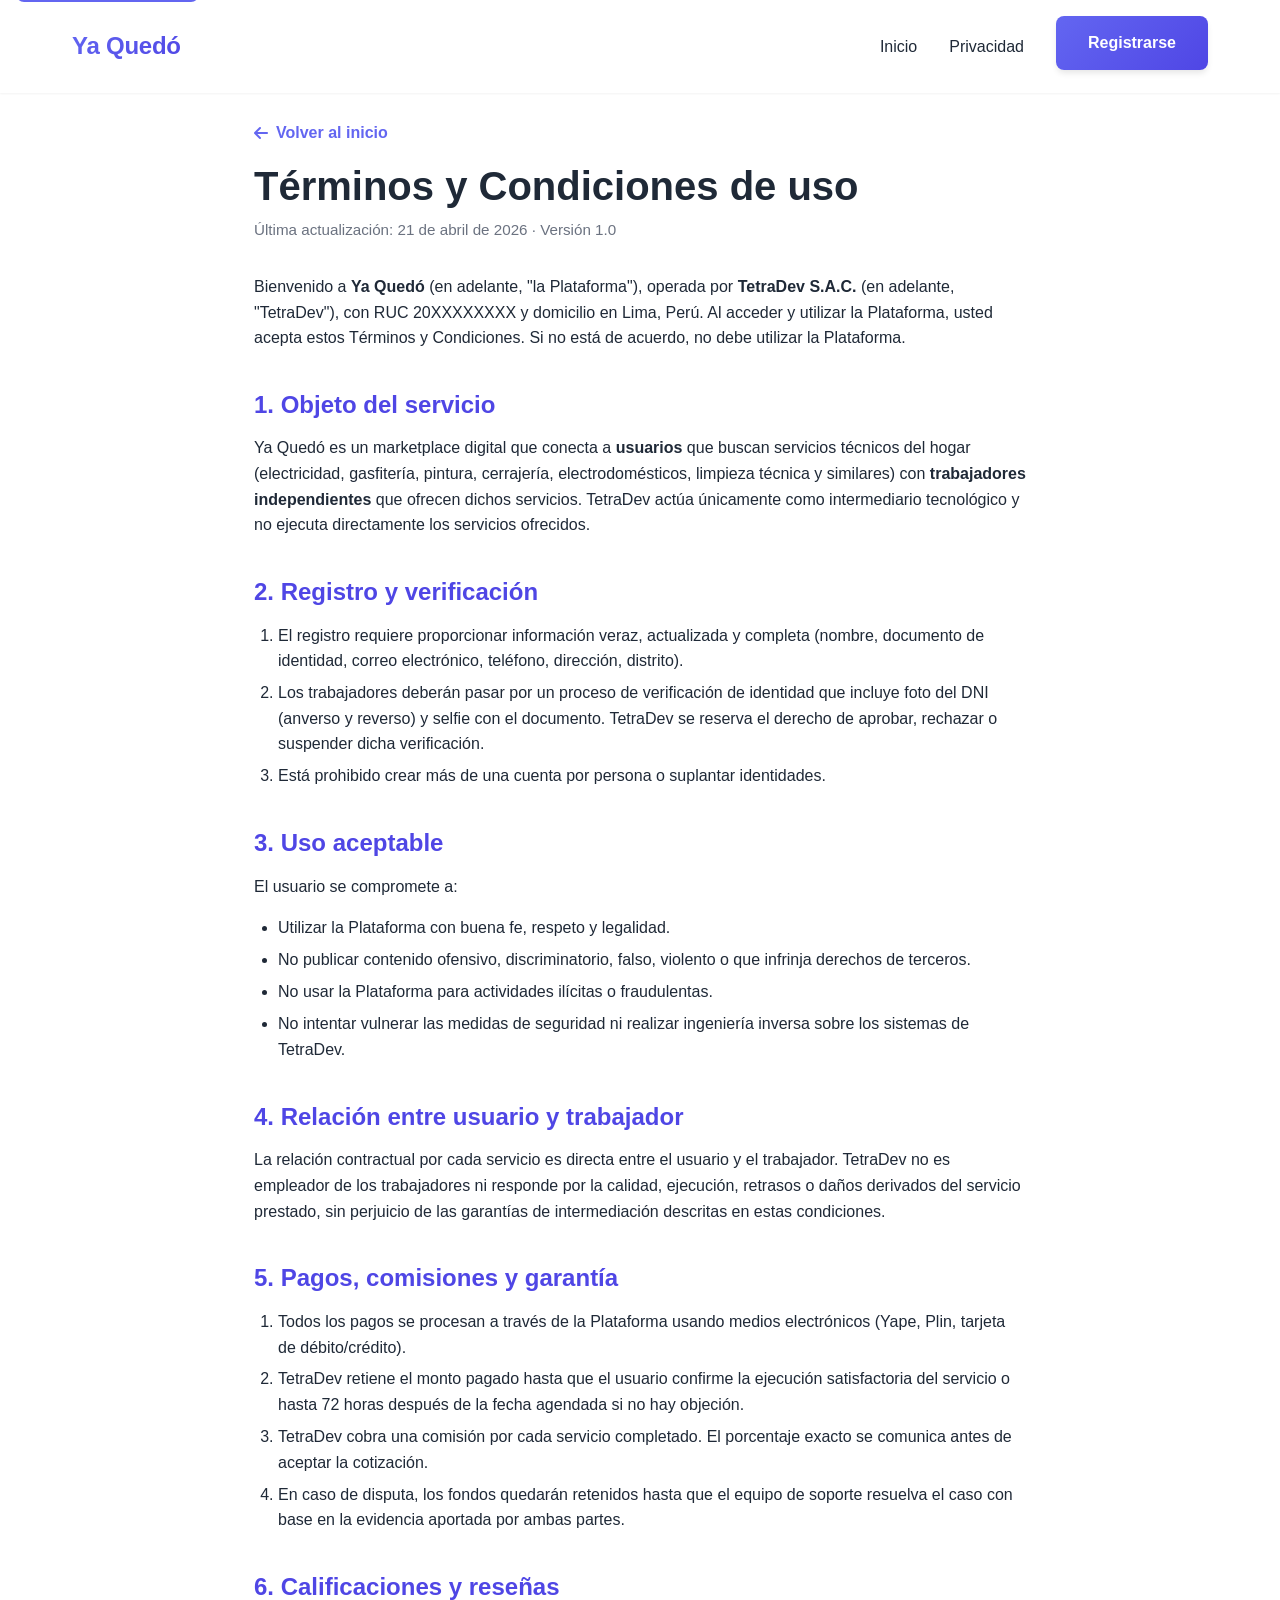
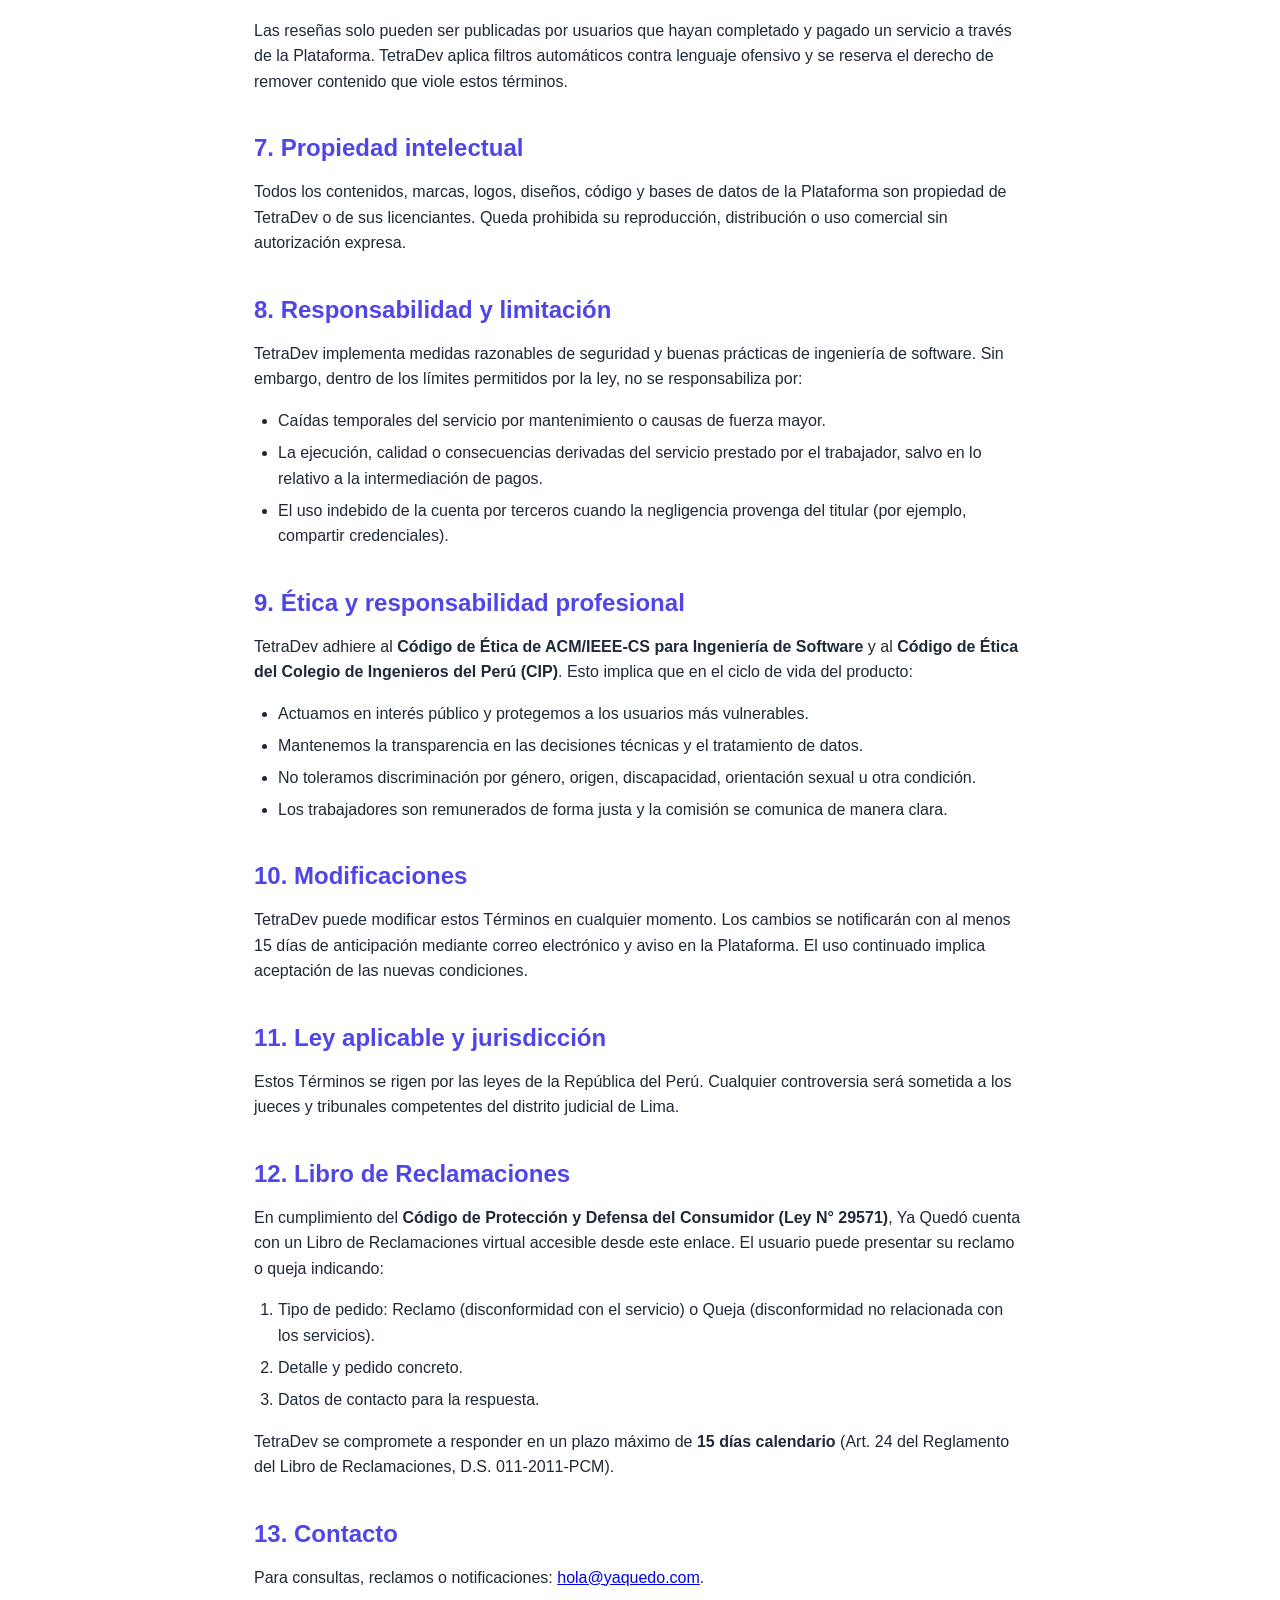
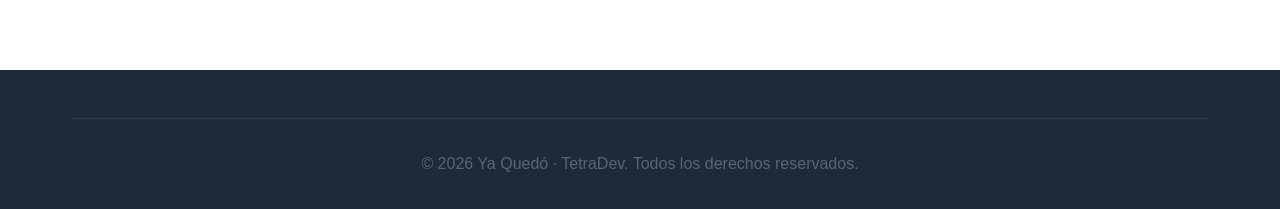
<file: terms.html>
<!DOCTYPE html>
<html lang="es-419">
<head>
    <meta charset="UTF-8">
    <meta name="viewport" content="width=device-width, initial-scale=1.0">
    <title>Términos y Condiciones · Ya Quedó</title>
    <meta name="description" content="Términos y condiciones de uso de Ya Quedó, marketplace peruano de servicios técnicos del hogar.">
    <link rel="stylesheet" href="styles.css">
    <link rel="stylesheet" href="https://cdnjs.cloudflare.com/ajax/libs/font-awesome/6.4.0/css/all.min.css">
    <style>
        .legal-wrap {
            max-width: 820px;
            margin: 0 auto;
            padding: 120px 1.5rem 4rem;
        }
        .legal-wrap h1 {
            font-size: 2.5rem;
            margin-bottom: 0.5rem;
        }
        .legal-wrap .updated {
            color: var(--gray);
            margin-bottom: 2rem;
            font-size: 0.95rem;
        }
        .legal-wrap h2 {
            font-size: 1.5rem;
            margin-top: 2.5rem;
            color: var(--primary-dark);
        }
        .legal-wrap h3 { font-size: 1.15rem; margin-top: 1.5rem; }
        .legal-wrap p, .legal-wrap li { color: var(--dark); }
        .legal-wrap ul, .legal-wrap ol { padding-left: 1.5rem; margin-bottom: 1rem; }
        .legal-wrap li { margin-bottom: 0.4rem; }
        .legal-back {
            display: inline-flex;
            align-items: center;
            gap: 0.5rem;
            color: var(--primary);
            text-decoration: none;
            font-weight: 600;
            margin-bottom: 1rem;
        }
    </style>
</head>
<body>
    <a class="skip-link" href="#legal-content">Saltar al contenido</a>
    <nav class="navbar" role="navigation" aria-label="Principal">
        <div class="nav-container">
            <a href="index.html" class="logo" aria-label="Ya Quedó, volver al inicio">Ya Quedó</a>
            <ul class="nav-menu">
                <li><a href="index.html" class="nav-link">Inicio</a></li>
                <li><a href="privacy.html" class="nav-link">Privacidad</a></li>
                <li><a href="index.html#pre-registro" class="btn btn-primary">Registrarse</a></li>
            </ul>
        </div>
    </nav>

    <main id="legal-content" class="legal-wrap" role="main">
        <a href="index.html" class="legal-back"><i class="fas fa-arrow-left" aria-hidden="true"></i> Volver al inicio</a>
        <h1>Términos y Condiciones de uso</h1>
        <p class="updated">Última actualización: 21 de abril de 2026 · Versión 1.0</p>

        <p>Bienvenido a <strong>Ya Quedó</strong> (en adelante, "la Plataforma"), operada por <strong>TetraDev S.A.C.</strong> (en adelante, "TetraDev"), con RUC 20XXXXXXXX y domicilio en Lima, Perú. Al acceder y utilizar la Plataforma, usted acepta estos Términos y Condiciones. Si no está de acuerdo, no debe utilizar la Plataforma.</p>

        <h2>1. Objeto del servicio</h2>
        <p>Ya Quedó es un marketplace digital que conecta a <strong>usuarios</strong> que buscan servicios técnicos del hogar (electricidad, gasfitería, pintura, cerrajería, electrodomésticos, limpieza técnica y similares) con <strong>trabajadores independientes</strong> que ofrecen dichos servicios. TetraDev actúa únicamente como intermediario tecnológico y no ejecuta directamente los servicios ofrecidos.</p>

        <h2>2. Registro y verificación</h2>
        <ol>
            <li>El registro requiere proporcionar información veraz, actualizada y completa (nombre, documento de identidad, correo electrónico, teléfono, dirección, distrito).</li>
            <li>Los trabajadores deberán pasar por un proceso de verificación de identidad que incluye foto del DNI (anverso y reverso) y selfie con el documento. TetraDev se reserva el derecho de aprobar, rechazar o suspender dicha verificación.</li>
            <li>Está prohibido crear más de una cuenta por persona o suplantar identidades.</li>
        </ol>

        <h2>3. Uso aceptable</h2>
        <p>El usuario se compromete a:</p>
        <ul>
            <li>Utilizar la Plataforma con buena fe, respeto y legalidad.</li>
            <li>No publicar contenido ofensivo, discriminatorio, falso, violento o que infrinja derechos de terceros.</li>
            <li>No usar la Plataforma para actividades ilícitas o fraudulentas.</li>
            <li>No intentar vulnerar las medidas de seguridad ni realizar ingeniería inversa sobre los sistemas de TetraDev.</li>
        </ul>

        <h2>4. Relación entre usuario y trabajador</h2>
        <p>La relación contractual por cada servicio es directa entre el usuario y el trabajador. TetraDev no es empleador de los trabajadores ni responde por la calidad, ejecución, retrasos o daños derivados del servicio prestado, sin perjuicio de las garantías de intermediación descritas en estas condiciones.</p>

        <h2>5. Pagos, comisiones y garantía</h2>
        <ol>
            <li>Todos los pagos se procesan a través de la Plataforma usando medios electrónicos (Yape, Plin, tarjeta de débito/crédito).</li>
            <li>TetraDev retiene el monto pagado hasta que el usuario confirme la ejecución satisfactoria del servicio o hasta 72 horas después de la fecha agendada si no hay objeción.</li>
            <li>TetraDev cobra una comisión por cada servicio completado. El porcentaje exacto se comunica antes de aceptar la cotización.</li>
            <li>En caso de disputa, los fondos quedarán retenidos hasta que el equipo de soporte resuelva el caso con base en la evidencia aportada por ambas partes.</li>
        </ol>

        <h2>6. Calificaciones y reseñas</h2>
        <p>Las reseñas solo pueden ser publicadas por usuarios que hayan completado y pagado un servicio a través de la Plataforma. TetraDev aplica filtros automáticos contra lenguaje ofensivo y se reserva el derecho de remover contenido que viole estos términos.</p>

        <h2>7. Propiedad intelectual</h2>
        <p>Todos los contenidos, marcas, logos, diseños, código y bases de datos de la Plataforma son propiedad de TetraDev o de sus licenciantes. Queda prohibida su reproducción, distribución o uso comercial sin autorización expresa.</p>

        <h2>8. Responsabilidad y limitación</h2>
        <p>TetraDev implementa medidas razonables de seguridad y buenas prácticas de ingeniería de software. Sin embargo, dentro de los límites permitidos por la ley, no se responsabiliza por:</p>
        <ul>
            <li>Caídas temporales del servicio por mantenimiento o causas de fuerza mayor.</li>
            <li>La ejecución, calidad o consecuencias derivadas del servicio prestado por el trabajador, salvo en lo relativo a la intermediación de pagos.</li>
            <li>El uso indebido de la cuenta por terceros cuando la negligencia provenga del titular (por ejemplo, compartir credenciales).</li>
        </ul>

        <h2>9. Ética y responsabilidad profesional</h2>
        <p>TetraDev adhiere al <strong>Código de Ética de ACM/IEEE-CS para Ingeniería de Software</strong> y al <strong>Código de Ética del Colegio de Ingenieros del Perú (CIP)</strong>. Esto implica que en el ciclo de vida del producto:</p>
        <ul>
            <li>Actuamos en interés público y protegemos a los usuarios más vulnerables.</li>
            <li>Mantenemos la transparencia en las decisiones técnicas y el tratamiento de datos.</li>
            <li>No toleramos discriminación por género, origen, discapacidad, orientación sexual u otra condición.</li>
            <li>Los trabajadores son remunerados de forma justa y la comisión se comunica de manera clara.</li>
        </ul>

        <h2>10. Modificaciones</h2>
        <p>TetraDev puede modificar estos Términos en cualquier momento. Los cambios se notificarán con al menos 15 días de anticipación mediante correo electrónico y aviso en la Plataforma. El uso continuado implica aceptación de las nuevas condiciones.</p>

        <h2>11. Ley aplicable y jurisdicción</h2>
        <p>Estos Términos se rigen por las leyes de la República del Perú. Cualquier controversia será sometida a los jueces y tribunales competentes del distrito judicial de Lima.</p>

        <h2 id="libro-reclamaciones">12. Libro de Reclamaciones</h2>
        <p>En cumplimiento del <strong>Código de Protección y Defensa del Consumidor (Ley N° 29571)</strong>, Ya Quedó cuenta con un Libro de Reclamaciones virtual accesible desde este enlace. El usuario puede presentar su reclamo o queja indicando:</p>
        <ol>
            <li>Tipo de pedido: Reclamo (disconformidad con el servicio) o Queja (disconformidad no relacionada con los servicios).</li>
            <li>Detalle y pedido concreto.</li>
            <li>Datos de contacto para la respuesta.</li>
        </ol>
        <p>TetraDev se compromete a responder en un plazo máximo de <strong>15 días calendario</strong> (Art. 24 del Reglamento del Libro de Reclamaciones, D.S. 011-2011-PCM).</p>

        <h2>13. Contacto</h2>
        <p>Para consultas, reclamos o notificaciones: <a href="mailto:hola@yaquedo.com">hola@yaquedo.com</a>.</p>
    </main>

    <footer class="footer" role="contentinfo">
        <div class="container">
            <div class="footer-bottom">
                <p>&copy; 2026 Ya Quedó · TetraDev. Todos los derechos reservados.</p>
            </div>
        </div>
    </footer>
</body>
</html>
</file>
<file: styles.css>
/* ======== VARIABLES DE DISEÑO ======== */
/* Variables globales para mantener consistencia en todo el proyecto */
:root {
    /* Paleta moderna inspirada en fintechs - colores principales */
    --primary: #6366F1; /* Color principal para botones y enlaces */
    --primary-dark: #4F46E5; /* Versión más oscura para hover states */
    --primary-light: #818CF8; /* Versión más clara para fondos sutiles */
    --secondary: #EC4899; /* Color secundario para acentos */
    --accent: #10B981; /* Color para elementos de éxito */
    --dark: #1F2937; /* Color para texto principal */
    --gray: #6B7280; /* Color para texto secundario */
    --light-gray: #F3F4F6; /* Color para fondos */
    --white: #FFFFFF; /* Color base */
    
    /* Gradientes predefinidos para usar en botones y fondos */
    --gradient-primary: linear-gradient(135deg, var(--primary) 0%, var(--primary-dark) 100%);
    --gradient-accent: linear-gradient(135deg, var(--secondary) 0%, var(--accent) 100%);
    --gradient-hero: linear-gradient(135deg, #667eea 0%, #764ba2 100%);
    
    /* Sistema de sombras para dar profundidad */
    --shadow-sm: 0 1px 2px 0 rgba(0, 0, 0, 0.05); /* Para elementos sutiles */
    --shadow-md: 0 4px 6px -1px rgba(0, 0, 0, 0.1); /* Para cards y botones */
    --shadow-lg: 0 10px 15px -3px rgba(0, 0, 0, 0.1); /* Para elementos destacados */
    --shadow-xl: 0 20px 25px -5px rgba(0, 0, 0, 0.1); /* Para hover states */
    
    /* Tipografía base del sistema */
    --font-family: 'Inter', -apple-system, BlinkMacSystemFont, 'Segoe UI', Roboto, sans-serif;
}

/* ======== ACCESIBILIDAD (a11y) ======== */
/* Skip link visible solo al recibir foco (lectores/Tab) */
.skip-link {
    position: absolute;
    top: -48px;
    left: 16px;
    background: var(--primary);
    color: var(--white);
    padding: 0.75rem 1.25rem;
    border-radius: 0.5rem;
    z-index: 2000;
    text-decoration: none;
    font-weight: 600;
    transition: top 0.2s ease;
}
.skip-link:focus {
    top: 16px;
    outline: 3px solid var(--accent);
    outline-offset: 2px;
}

/* Foco visible global (a11y) */
:focus-visible {
    outline: 3px solid var(--primary);
    outline-offset: 3px;
}

/* Reducción de animaciones si el usuario lo prefiere */
@media (prefers-reduced-motion: reduce) {
    *, *::before, *::after {
        animation-duration: 0.001ms !important;
        transition-duration: 0.001ms !important;
    }
}

/* ======== SWITCHER DE IDIOMA (i18n) ======== */
.lang-switcher {
    display: inline-flex;
    gap: 2px;
    background: var(--light-gray);
    border-radius: 999px;
    padding: 3px;
    margin-left: 0.5rem;
}
.lang-btn {
    border: 0;
    background: transparent;
    font-family: var(--font-family);
    font-size: 0.78rem;
    font-weight: 700;
    padding: 0.3rem 0.7rem;
    border-radius: 999px;
    color: var(--gray);
    cursor: pointer;
    transition: all 0.2s ease;
    min-width: 36px;
}
.lang-btn.active {
    background: var(--white);
    color: var(--primary);
    box-shadow: var(--shadow-sm);
}
.lang-btn:hover:not(.active) { color: var(--dark); }

/* ======== RESET Y BASE ======== */
/* Reset básico para eliminar estilos predeterminados del navegador */
* {
    margin: 0;
    padding: 0;
    box-sizing: border-box;
}

/* Habilita scroll suave entre secciones */
html {
    scroll-behavior: smooth;
}

/* Estilos base del cuerpo del documento */
body {
    font-family: var(--font-family);
    line-height: 1.6;
    color: var(--dark);
    overflow-x: hidden; /* Evita scroll horizontal en móviles */
}

/* ======== TIPOGRAFÍA ======== */
/* Estilos para encabezados - jerarquía visual */
h1, h2, h3, h4, h5, h6 {
    font-weight: 700;
    line-height: 1.2;
    margin-bottom: 1rem;
}

/* Tamaños de fuente responsive */
h1 { font-size: 3.5rem; }
h2 { font-size: 2.5rem; }
h3 { font-size: 1.875rem; }
h4 { font-size: 1.5rem; }
h5 { font-size: 1.25rem; }

/* Estilos para párrafos */
p {
    margin-bottom: 1rem;
    color: var(--gray);
    transition: all 0.3s ease;
}

/* Efecto hover en párrafos */
p:hover {
    transform: translateX(5px);
    color: var(--primary);
}

/* ======== ICONOS ======== */
/* Estilos para iconos de Font Awesome */
.problem-icon i,
.step-icon i,
.feature-icon i {
    font-size: 1.8rem;
    color: var(--white);
    transition: transform 0.3s ease;
}

/* Efecto de escala al pasar el mouse sobre los iconos */
.problem-icon:hover i,
.step-icon:hover i,
.feature-icon:hover i {
    transform: scale(1.2);
}

/* ======== COMPONENTES ======== */
/* Contenedor principal para centrar contenido */
.container {
    max-width: 1200px;
    margin: 0 auto;
    padding: 0 2rem;
}

/* Estilos base para botones */
.btn {
    display: inline-block;
    padding: 0.875rem 2rem;
    border-radius: 0.5rem;
    font-weight: 600;
    text-decoration: none;
    text-align: center;
    transition: all 0.3s ease;
    cursor: pointer;
    border: none;
    font-size: 1rem;
    position: relative;
    overflow: hidden;
}

/* Efecto de brillo que se desliza al hacer hover */
.btn::before {
    content: '';
    position: absolute;
    top: 0;
    left: -100%;
    width: 100%;
    height: 100%;
    background: rgba(255, 255, 255, 0.2);
    transition: left 0.3s ease;
}

.btn:hover::before {
    left: 100%;
}

.btn-primary {
    background: var(--gradient-primary);
    color: var(--white);
    box-shadow: var(--shadow-md);
}

.btn-primary:hover {
    transform: translateY(-2px);
    box-shadow: var(--shadow-xl);
}

.btn-secondary {
    background: var(--white);
    color: var(--primary);
    border: 2px solid var(--primary);
}

.btn-secondary:hover {
    background: var(--primary);
    color: var(--white);
    transform: translateY(-2px);
}

.btn-group {
    display: flex;
    gap: 1rem;
    flex-wrap: wrap;
}

/* ======== NAVBAR ======== */
.navbar {
    position: fixed;
    top: 0;
    width: 100%;
    background: rgba(255, 255, 255, 0.95);
    backdrop-filter: blur(10px);
    z-index: 1000;
    box-shadow: var(--shadow-sm);
    transition: all 0.3s ease;
}

.navbar.scrolled {
    box-shadow: var(--shadow-md);
}

.nav-container {
    display: flex;
    justify-content: space-between;
    align-items: center;
    padding: 1rem 2rem;
    max-width: 1200px;
    margin: 0 auto;
}

.logo {
    font-size: 1.5rem;
    font-weight: 800;
    background: var(--gradient-primary);
    -webkit-background-clip: text;
    -webkit-text-fill-color: transparent;
    background-clip: text;
    text-decoration: none;
    letter-spacing: -0.01em;
}

.nav-menu {
    display: flex;
    list-style: none;
    gap: 2rem;
    align-items: center;
}

.nav-link {
    color: var(--dark);
    text-decoration: none;
    font-weight: 500;
    transition: all 0.3s ease;
    position: relative;
}

.nav-link::after {
    content: '';
    position: absolute;
    bottom: -5px;
    left: 0;
    width: 0;
    height: 2px;
    background: var(--primary);
    transition: width 0.3s ease;
}

.nav-link:hover {
    color: var(--primary);
}

.nav-link:hover::after {
    width: 100%;
}

.hamburger {
    display: none;
    flex-direction: column;
    cursor: pointer;
    gap: 4px;
    border: 0;
    background: transparent;
    padding: 8px;
}

.hamburger span {
    width: 25px;
    height: 3px;
    background: var(--dark);
    transition: all 0.3s ease;
    border-radius: 2px;
}

.hamburger.active span:nth-child(1) {
    transform: rotate(45deg) translate(5px, 5px);
}

.hamburger.active span:nth-child(2) {
    opacity: 0;
}

.hamburger.active span:nth-child(3) {
    transform: rotate(-45deg) translate(7px, -6px);
}

/* ======== HERO SECTION ======== */
.hero {
    padding: 8rem 2rem 4rem;
    background: var(--gradient-hero);
    color: var(--white);
    position: relative;
    overflow: hidden;
}

.hero::before {
    content: '';
    position: absolute;
    top: 0;
    left: 0;
    right: 0;
    bottom: 0;
    background: url('data:image/svg+xml,<svg xmlns="http://www.w3.org/2000/svg" viewBox="0 0 1440 320"><path fill="%23ffffff" fill-opacity="0.1" d="M0,96L48,112C96,128,192,160,288,160C384,160,480,128,576,122.7C672,117,768,139,864,133.3C960,128,1056,96,1152,90.7C1248,85,1344,107,1392,117.3L1440,128L1440,320L1392,320C1344,320,1248,320,1152,320C1056,320,960,320,864,320C768,320,672,320,576,320C480,320,384,320,288,320C192,320,96,320,48,320L0,320Z"></path></svg>') no-repeat bottom;
    background-size: cover;
}

.hero-content {
    position: relative;
    z-index: 1;
    text-align: center;
    max-width: 900px;
    margin: 0 auto;
}

.hero h1 {
    font-size: 3.5rem;
    margin-bottom: 1.5rem;
    animation: fadeInUp 0.8s ease;
}

.hero-subtitle {
    font-size: 1.25rem;
    margin-bottom: 2rem;
    opacity: 0.9;
    animation: fadeInUp 0.8s ease 0.2s both;
    color: var(--white) !important;
}

.hero-buttons {
    animation: fadeInUp 0.8s ease 0.4s both;
    display: flex;
    justify-content: center;
}

/* Animaciones para párrafos */
.fade-in-paragraph {
    opacity: 0;
    transform: translateY(20px);
    animation: fadeInUp 0.6s ease forwards;
}

.fade-in-paragraph:nth-child(1) { animation-delay: 0.1s; }
.fade-in-paragraph:nth-child(2) { animation-delay: 0.2s; }
.fade-in-paragraph:nth-child(3) { animation-delay: 0.3s; }
.fade-in-paragraph:nth-child(4) { animation-delay: 0.4s; }
.fade-in-paragraph:nth-child(5) { animation-delay: 0.5s; }

.hero-illustration img {
    max-width: 100%;
    height: auto;
}

/* ======== SECCIONES COMUNES ======== */
.section {
    padding: 5rem 2rem;
}

.section-title {
    text-align: center;
    margin-bottom: 3rem;
}

.section-title h2 {
    color: var(--dark);
    margin-bottom: 1rem;
}

.section-title p {
    font-size: 1.125rem;
    max-width: 600px;
    margin: 0 auto;
}

/* ======== PROBLEMA ======== */
.problem {
    background: var(--light-gray);
}

.problem-grid {
    display: grid;
    grid-template-columns: repeat(auto-fit, minmax(300px, 1fr));
    gap: 2rem;
    margin-top: 3rem;
}

.problem-card {
    background: var(--white);
    padding: 2rem;
    border-radius: 1rem;
    box-shadow: var(--shadow-md);
    transition: all 0.3s ease;
    position: relative;
    overflow: hidden;
}

.problem-card::before {
    content: '';
    position: absolute;
    top: 0;
    left: 0;
    width: 100%;
    height: 4px;
    background: var(--gradient-accent);
    transform: scaleX(0);
    transition: transform 0.3s ease;
}

.problem-card:hover::before {
    transform: scaleX(1);
}

.problem-card:hover {
    transform: translateY(-5px);
    box-shadow: var(--shadow-xl);
}

.problem-icon {
    width: 60px;
    height: 60px;
    background: var(--gradient-accent);
    border-radius: 50%;
    display: flex;
    align-items: center;
    justify-content: center;
    margin-bottom: 1rem;
    font-size: 1.5rem;
}

/* ======== SOLUCIÓN ======== */
.solution {
    background: var(--white);
}

.solution-content {
    display: grid;
    grid-template-columns: 1fr 1fr;
    gap: 4rem;
    align-items: center;
}

.solution-text h3 {
    color: var(--primary);
    margin-bottom: 1rem;
}

.solution-features {
    list-style: none;
    margin-top: 2rem;
}

.solution-features li {
    padding: 0.5rem 0;
    display: flex;
    align-items: center;
    gap: 0.5rem;
}

.solution-features li::before {
    content: '✓';
    color: var(--accent);
    font-weight: bold;
    font-size: 1.2rem;
}

.solution-image {
    background: var(--gradient-primary);
    border-radius: 1rem;
    padding: 2rem;
    text-align: center;
    color: var(--white);
}

/* ======== CÓMO FUNCIONA ======== */
.how-it-works {
    background: var(--light-gray);
}

.steps {
    display: grid;
    grid-template-columns: repeat(auto-fit, minmax(250px, 1fr));
    gap: 2rem;
    margin-top: 3rem;
}

.step {
    text-align: center;
    padding: 2rem;
    background: var(--white);
    border-radius: 1rem;
    box-shadow: var(--shadow-md);
    transition: all 0.3s ease;
    position: relative;
    overflow: hidden;
}

.step::before {
    content: '';
    position: absolute;
    top: 0;
    left: 0;
    width: 100%;
    height: 100%;
    background: var(--gradient-primary);
    opacity: 0;
    transition: opacity 0.3s ease;
    z-index: 0;
}

.step:hover::before {
    opacity: 0.05;
}

.step:hover {
    transform: translateY(-5px);
    box-shadow: var(--shadow-xl);
}

.step-number,
.step-icon,
.step h3,
.step p {
    position: relative;
    z-index: 1;
}

.step-number {
    width: 50px;
    height: 50px;
    background: var(--gradient-primary);
    color: var(--white);
    border-radius: 50%;
    display: flex;
    align-items: center;
    justify-content: center;
    margin: 0 auto 1rem;
    font-weight: bold;
    font-size: 1.2rem;
}

.step-icon {
    font-size: 2rem;
    margin-bottom: 1rem;
}

/* ======== BENEFICIOS ======== */
.benefits {
    background: var(--white);
}

.benefits-grid {
    display: grid;
    grid-template-columns: 1fr 1fr;
    gap: 4rem;
    margin-top: 3rem;
}

.benefit-group h3 {
    color: var(--primary);
    margin-bottom: 2rem;
    text-align: center;
}

.benefit-list {
    list-style: none;
}

.benefit-list li {
    padding: 1rem;
    margin-bottom: 1rem;
    background: var(--light-gray);
    border-radius: 0.5rem;
    border-left: 4px solid var(--primary);
    transition: transform 0.3s ease;
}

.benefit-list li:hover {
    transform: translateX(5px);
}

/* ======== CARACTERÍSTICAS ======== */
.features {
    background: var(--light-gray);
}

.features-grid {
    display: grid;
    grid-template-columns: repeat(auto-fit, minmax(250px, 1fr));
    gap: 2rem;
    margin-top: 3rem;
}

.feature {
    background: var(--white);
    padding: 2rem;
    border-radius: 1rem;
    text-align: center;
    box-shadow: var(--shadow-md);
    transition: all 0.3s ease;
    position: relative;
    overflow: hidden;
    display: flex;
    flex-direction: column;
    justify-content: center;
    align-items: center;
}

.feature::before {
    content: '';
    position: absolute;
    top: -50%;
    left: -50%;
    width: 200%;
    height: 200%;
    background: var(--gradient-accent);
    opacity: 0;
    transition: all 0.3s ease;
    transform: rotate(45deg);
}

.feature:hover::before {
    opacity: 0.1;
    top: -25%;
    left: -25%;
}

.feature:hover {
    transform: translateY(-5px) scale(1.02);
    box-shadow: var(--shadow-xl);
}

.feature-icon,
.feature h3,
.feature p {
    position: relative;
    z-index: 1;
}

.feature-icon {
    width: 80px;
    height: 80px;
    background: var(--gradient-accent);
    border-radius: 50%;
    display: flex;
    align-items: center;
    justify-content: center;
    margin: 0 auto 1rem;
    font-size: 2rem;
}

/* ======== IMPACTO SOCIAL ======== */
.impact {
    background: var(--gradient-primary);
    color: var(--white);
    position: relative;
    overflow: hidden;
}

.impact::before {
    content: '';
    position: absolute;
    top: -50%;
    right: -10%;
    width: 500px;
    height: 500px;
    background: rgba(255, 255, 255, 0.1);
    border-radius: 50%;
}

.impact-content {
    position: relative;
    z-index: 1;
    text-align: center;
    max-width: 800px;
    margin: 0 auto;
}

.impact-stats {
    display: grid;
    grid-template-columns: repeat(auto-fit, minmax(200px, 1fr));
    gap: 2rem;
    margin-top: 3rem;
}

.stat {
    text-align: center;
    display: flex;
    flex-direction: column;
    justify-content: center;
    align-items: center;
}

.stat-number {
    font-size: 3rem;
    font-weight: bold;
    margin-bottom: 0.5rem;
    text-align: center;
}

.stat-label {
    opacity: 0.9;
    text-align: center;
}

/* ======== TESTIMONIOS ======== */
.testimonials {
    background: var(--light-gray);
}

.testimonials-grid {
    display: grid;
    grid-template-columns: repeat(auto-fit, minmax(300px, 1fr));
    gap: 2rem;
    margin-top: 3rem;
}

.testimonial {
    background: var(--white);
    padding: 2rem;
    border-radius: 1rem;
    box-shadow: var(--shadow-md);
    position: relative;
    transition: all 0.3s ease;
    overflow: hidden;
}

.testimonial::before {
    content: '';
    position: absolute;
    top: 0;
    left: 0;
    width: 100%;
    height: 100%;
    background: var(--gradient-primary);
    opacity: 0;
    transition: opacity 0.3s ease;
    z-index: 0;
}

.testimonial:hover::before {
    opacity: 0.03;
}

.testimonial:hover {
    transform: translateY(-5px);
    box-shadow: var(--shadow-xl);
}

.testimonial::after {
    content: '"';
    position: absolute;
    top: 1rem;
    left: 1rem;
    font-size: 3rem;
    color: var(--primary);
    opacity: 0.3;
    z-index: 1;
}

.testimonial-text,
.testimonial-author {
    position: relative;
    z-index: 2;
}

.testimonial-text {
    margin-bottom: 1.5rem;
    font-style: italic;
}

.author-avatar {
    width: 50px;
    height: 50px;
    border-radius: 50%;
    background: var(--gradient-accent);
    display: flex;
    align-items: center;
    justify-content: center;
    color: var(--white);
    font-weight: bold;
}

.author-info h4 {
    margin: 0;
    font-size: 1rem;
}

.author-info p {
    margin: 0;
    font-size: 0.875rem;
    color: var(--gray);
}

/* ======== CTA FINAL ======== */
.cta {
    background: var(--gradient-accent);
    color: var(--white);
    text-align: center;
    padding: 5rem 2rem;
}

.cta h2 {
    font-size: 2.5rem;
    margin-bottom: 1rem;
}

.cta p {
    font-size: 1.125rem;
    margin-bottom: 2rem;
    opacity: 0.9;
}

.cta-buttons {
    display: flex;
    gap: 1rem;
    justify-content: center;
    flex-wrap: wrap;
}

.cta .btn-primary {
    background: var(--white);
    color: var(--primary);
}

.cta .btn-secondary {
    background: transparent;
    color: var(--white);
    border: 2px solid var(--white);
}

.cta .btn-secondary:hover {
    background: var(--white);
    color: var(--primary);
}

/* ======== FOOTER ======== */
.footer {
    background: var(--dark);
    color: var(--white);
    padding: 3rem 2rem 1rem;
}

.footer-content {
    display: grid;
    grid-template-columns: repeat(auto-fit, minmax(250px, 1fr));
    gap: 2rem;
    margin-bottom: 2rem;
}

.footer-section h3 {
    margin-bottom: 1rem;
    color: var(--primary-light);
}

.footer-section ul {
    list-style: none;
}

.footer-section ul li {
    margin-bottom: 0.5rem;
}

.footer-section a {
    color: var(--white);
    text-decoration: none;
    opacity: 0.8;
    transition: opacity 0.3s ease;
}

.footer-section a:hover {
    opacity: 1;
}

.social-links {
    display: flex;
    gap: 1rem;
    margin-top: 1rem;
}

.social-link {
    width: 40px;
    height: 40px;
    background: var(--primary);
    border-radius: 50%;
    display: flex;
    align-items: center;
    justify-content: center;
    color: var(--white);
    text-decoration: none;
    transition: transform 0.3s ease;
}

.social-link:hover {
    transform: scale(1.1);
}

.footer-bottom {
    text-align: center;
    padding-top: 2rem;
    border-top: 1px solid rgba(255, 255, 255, 0.1);
    opacity: 0.8;
}

/* ======== ANIMACIONES ======== */
@keyframes fadeInUp {
    from {
        opacity: 0;
        transform: translateY(30px);
    }
    to {
        opacity: 1;
        transform: translateY(0);
    }
}

.fade-in {
    opacity: 0;
    transform: translateY(30px);
    transition: all 0.6s ease;
}

.fade-in.visible {
    opacity: 1;
    transform: translateY(0);
}

/* ======== RESPONSIVE DESIGN ======== */
/* Tablets y dispositivos medianos */
@media (max-width: 1024px) {
    .container {
        padding: 0 1.5rem;
    }
    
    .hero h1 {
        font-size: 3rem;
    }
    
    .solution-content {
        gap: 3rem;
    }
}

/* Móviles grandes y tablets pequeñas */
@media (max-width: 768px) {
    h1 { font-size: 2.5rem; }
    h2 { font-size: 2rem; }
    h3 { font-size: 1.5rem; }
    
    .container {
        padding: 0 1rem;
    }
    
    .nav-menu {
        position: fixed;
        left: -100%;
        top: 70px;
        flex-direction: column;
        background: var(--white);
        width: 100%;
        text-align: center;
        transition: 0.3s;
        box-shadow: var(--shadow-lg);
        padding: 2rem 0;
    }
    
    .nav-menu.active {
        left: 0;
    }
    
    .hamburger {
        display: flex;
    }
    
    .hero {
        padding: 6rem 1rem 3rem;
    }
    
    .hero h1 {
        font-size: 2rem;
    }
    
    .hero-subtitle {
        font-size: 1.1rem;
    }
    
    .btn-group {
        flex-direction: column;
        align-items: center;
        gap: 1rem;
    }
    
    .solution-content {
        grid-template-columns: 1fr;
        gap: 2rem;
    }
    
    .benefits-grid {
        grid-template-columns: 1fr;
        gap: 2rem;
    }
    
    .cta-buttons {
        flex-direction: column;
        align-items: center;
    }
    
    .footer-content {
        grid-template-columns: 1fr;
        text-align: center;
    }
    
    .social-links {
        justify-content: center;
    }
    
    .impact-stats {
        grid-template-columns: repeat(2, 1fr);
        gap: 1.5rem;
    }
    
    .features-grid {
        grid-template-columns: repeat(2, 1fr);
    }
}

/* Móviles pequeños */
@media (max-width: 480px) {
    h1 { font-size: 1.75rem; }
    h2 { font-size: 1.5rem; }
    h3 { font-size: 1.25rem; }
    
    .container {
        padding: 0 0.75rem;
    }
    
    .section {
        padding: 3rem 0.75rem;
    }
    
    .hero {
        padding: 5rem 0.75rem 2rem;
    }
    
    .hero-subtitle {
        font-size: 1rem;
    }
    
    .btn {
        padding: 0.75rem 1.5rem;
        font-size: 0.9rem;
    }
    
    .steps {
        grid-template-columns: 1fr;
        gap: 1.5rem;
    }
    
    .features-grid {
        grid-template-columns: 1fr;
    }
    
    .testimonials-grid {
        grid-template-columns: 1fr;
    }
    
    .problem-grid {
        grid-template-columns: 1fr;
    }
    
    .impact-stats {
        grid-template-columns: 1fr;
        gap: 1rem;
    }
    
    .stat-number {
        font-size: 2.5rem;
    }
    
    .feature-icon {
        width: 60px;
        height: 60px;
        font-size: 1.5rem;
    }
}

/* ======== SERVICIOS (US-03) ======== */
.services { background: var(--white); }
.services-grid {
    display: grid;
    grid-template-columns: repeat(auto-fit, minmax(260px, 1fr));
    gap: 1.5rem;
    margin-top: 3rem;
}
.service-card {
    background: var(--white);
    border: 1px solid var(--light-gray);
    border-radius: 1rem;
    padding: 2rem;
    text-decoration: none;
    color: inherit;
    box-shadow: var(--shadow-sm);
    transition: all 0.3s ease;
    display: flex;
    flex-direction: column;
    gap: 0.75rem;
}
.service-card:hover {
    transform: translateY(-4px);
    box-shadow: var(--shadow-lg);
    border-color: var(--primary-light);
}
.service-icon {
    width: 56px;
    height: 56px;
    border-radius: 0.75rem;
    background: var(--gradient-primary);
    color: var(--white);
    display: flex;
    align-items: center;
    justify-content: center;
    font-size: 1.5rem;
}
.service-card h3 { font-size: 1.25rem; margin: 0; }
.service-card p { color: var(--gray); margin: 0; }

/* ======== TRABAJADORES (US-08) ======== */
.workers {
    background: var(--light-gray);
}
.workers-content {
    display: grid;
    grid-template-columns: 1.3fr 1fr;
    gap: 4rem;
    align-items: center;
}
.eyebrow {
    display: inline-block;
    background: var(--primary-light);
    color: var(--white);
    padding: 0.35rem 0.75rem;
    border-radius: 999px;
    font-size: 0.8rem;
    font-weight: 600;
    letter-spacing: 0.04em;
    margin-bottom: 0.75rem;
}
.workers-benefits {
    list-style: none;
    margin: 1.5rem 0 2rem;
    display: grid;
    gap: 0.75rem;
}
.workers-benefits li {
    display: flex;
    align-items: center;
    gap: 0.75rem;
    color: var(--dark);
}
.workers-benefits i {
    width: 32px;
    height: 32px;
    border-radius: 50%;
    background: var(--gradient-accent);
    color: var(--white);
    display: inline-flex;
    align-items: center;
    justify-content: center;
    font-size: 0.9rem;
}
.workers-stats {
    display: grid;
    gap: 1rem;
}
.worker-stat-card {
    background: var(--white);
    border-radius: 1rem;
    padding: 1.5rem;
    box-shadow: var(--shadow-md);
    border-left: 4px solid var(--primary);
}
.stat-big {
    font-size: 2.25rem;
    font-weight: 800;
    color: var(--primary);
    line-height: 1;
    margin-bottom: 0.25rem;
}
.worker-stat-card p { margin: 0; color: var(--gray); }

/* ======== FAQ (US-06) ======== */
.faq { background: var(--white); }
.faq-list {
    max-width: 820px;
    margin: 0 auto;
    display: grid;
    gap: 0.75rem;
}
.faq-item {
    background: var(--light-gray);
    border-radius: 0.75rem;
    padding: 0 1.25rem;
    transition: background 0.3s ease;
}
.faq-item[open] { background: var(--white); box-shadow: var(--shadow-md); }
.faq-item summary {
    list-style: none;
    cursor: pointer;
    padding: 1rem 0;
    font-weight: 600;
    color: var(--dark);
    display: flex;
    justify-content: space-between;
    align-items: center;
    gap: 1rem;
}
.faq-item summary::-webkit-details-marker { display: none; }
.faq-item summary::after {
    content: "+";
    font-size: 1.5rem;
    color: var(--primary);
    transition: transform 0.3s ease;
}
.faq-item[open] summary::after { content: "−"; }
.faq-item p { padding-bottom: 1rem; color: var(--gray); margin: 0; }

/* ======== FORMULARIO DE PRE-REGISTRO (US-05) ======== */
.cta#pre-registro {
    background: var(--gradient-accent);
    padding: 5rem 1rem;
}
.pre-register {
    max-width: 820px;
    margin: 0 auto;
    background: var(--white);
    border-radius: 1.25rem;
    padding: 2.5rem;
    box-shadow: var(--shadow-xl);
    text-align: left;
}
.pre-register-head { text-align: center; margin-bottom: 2rem; }
.pre-register-head h2 { color: var(--dark); }
.pre-register-head p { color: var(--gray); }
.form-toggle {
    display: grid;
    grid-template-columns: 1fr 1fr;
    background: var(--light-gray);
    border-radius: 0.75rem;
    padding: 0.25rem;
    margin-bottom: 1.5rem;
    gap: 0.25rem;
}
.toggle-option {
    padding: 0.75rem 1rem;
    border: 0;
    background: transparent;
    border-radius: 0.5rem;
    font-weight: 600;
    color: var(--gray);
    cursor: pointer;
    display: flex;
    align-items: center;
    justify-content: center;
    gap: 0.5rem;
    transition: all 0.3s ease;
}
.toggle-option.active {
    background: var(--white);
    color: var(--primary);
    box-shadow: var(--shadow-sm);
}
.form-row {
    display: grid;
    grid-template-columns: 1fr 1fr;
    gap: 1rem;
    margin-bottom: 1rem;
}
.form-field { display: flex; flex-direction: column; gap: 0.35rem; }
.form-field-full { margin-bottom: 1rem; }
.form-field span { font-size: 0.875rem; font-weight: 600; color: var(--dark); }
.form-field input,
.form-field select {
    border: 1px solid #E5E7EB;
    border-radius: 0.5rem;
    padding: 0.75rem 0.9rem;
    font-family: var(--font-family);
    font-size: 1rem;
    color: var(--dark);
    background: var(--white);
    transition: border 0.2s ease, box-shadow 0.2s ease;
}
.form-field input:focus,
.form-field select:focus {
    outline: 0;
    border-color: var(--primary);
    box-shadow: 0 0 0 3px rgba(99, 102, 241, 0.15);
}
.form-field.invalid input,
.form-field.invalid select { border-color: #EF4444; }
.form-consent {
    display: flex;
    gap: 0.5rem;
    font-size: 0.875rem;
    color: var(--gray);
    margin-bottom: 1.25rem;
    align-items: flex-start;
}
.form-consent input { margin-top: 0.2rem; }
.form-consent a { color: var(--primary); text-decoration: underline; }
.btn-submit { width: 100%; }
.form-feedback {
    margin: 1rem 0 0;
    min-height: 1.2rem;
    font-weight: 600;
    text-align: center;
}
.form-feedback.success { color: var(--accent); }
.form-feedback.error { color: #EF4444; }
[data-only-trabajador] { display: none; }
body.mode-trabajador [data-only-trabajador] { display: flex; }

/* Testimonio activo (US-04, rotación) */
.testimonial.is-active {
    transform: translateY(-6px);
    box-shadow: var(--shadow-xl);
    border-top: 3px solid var(--primary);
}

/* ======== RESPONSIVE AJUSTES DE NUEVAS SECCIONES ======== */
@media (max-width: 768px) {
    .workers-content { grid-template-columns: 1fr; gap: 2rem; }
    .form-row { grid-template-columns: 1fr; }
    .pre-register { padding: 1.5rem; }
    .services-grid { grid-template-columns: 1fr; }
}

/* Móviles muy pequeños */
@media (max-width: 320px) {
    .hero h1 {
        font-size: 1.5rem;
    }
    
    .btn {
        padding: 0.625rem 1.25rem;
        font-size: 0.875rem;
    }
    
    .feature {
        padding: 1.5rem;
    }
    
    .step {
        padding: 1.5rem;
    }
}
</file>
